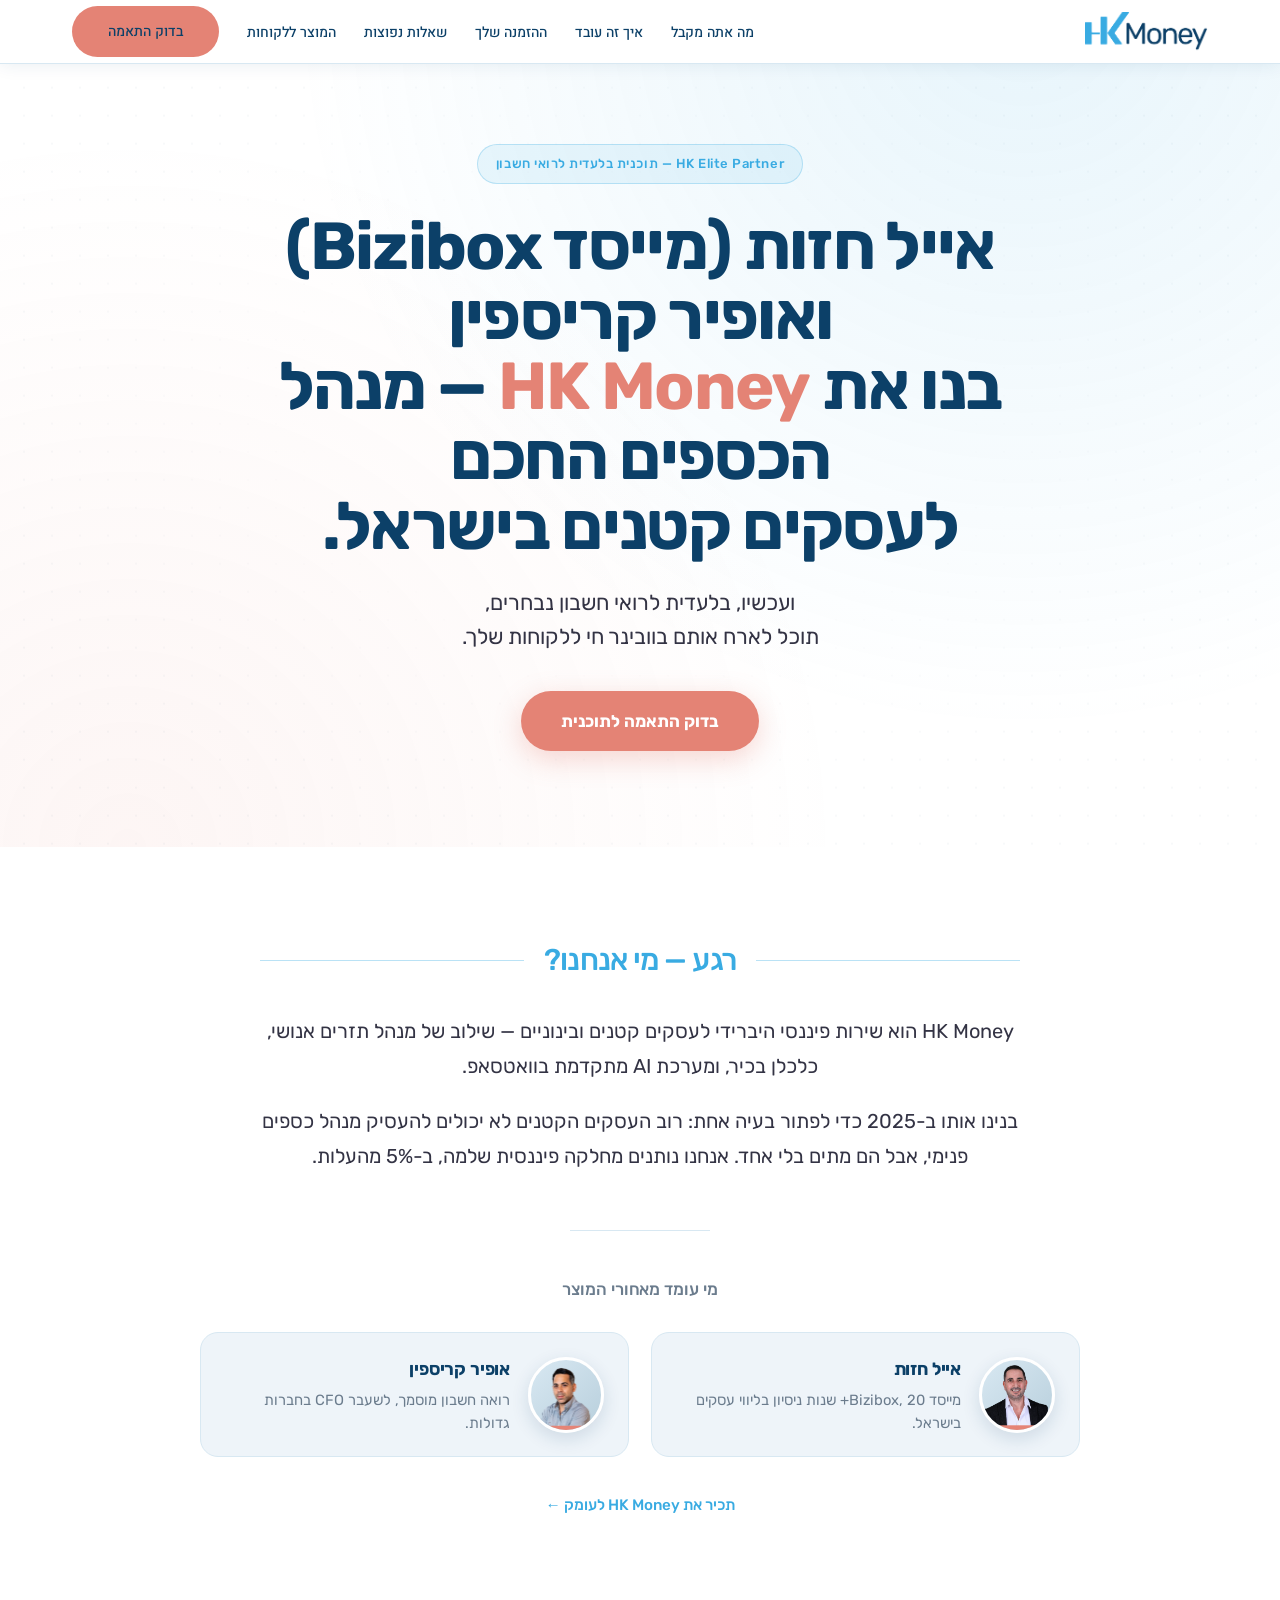
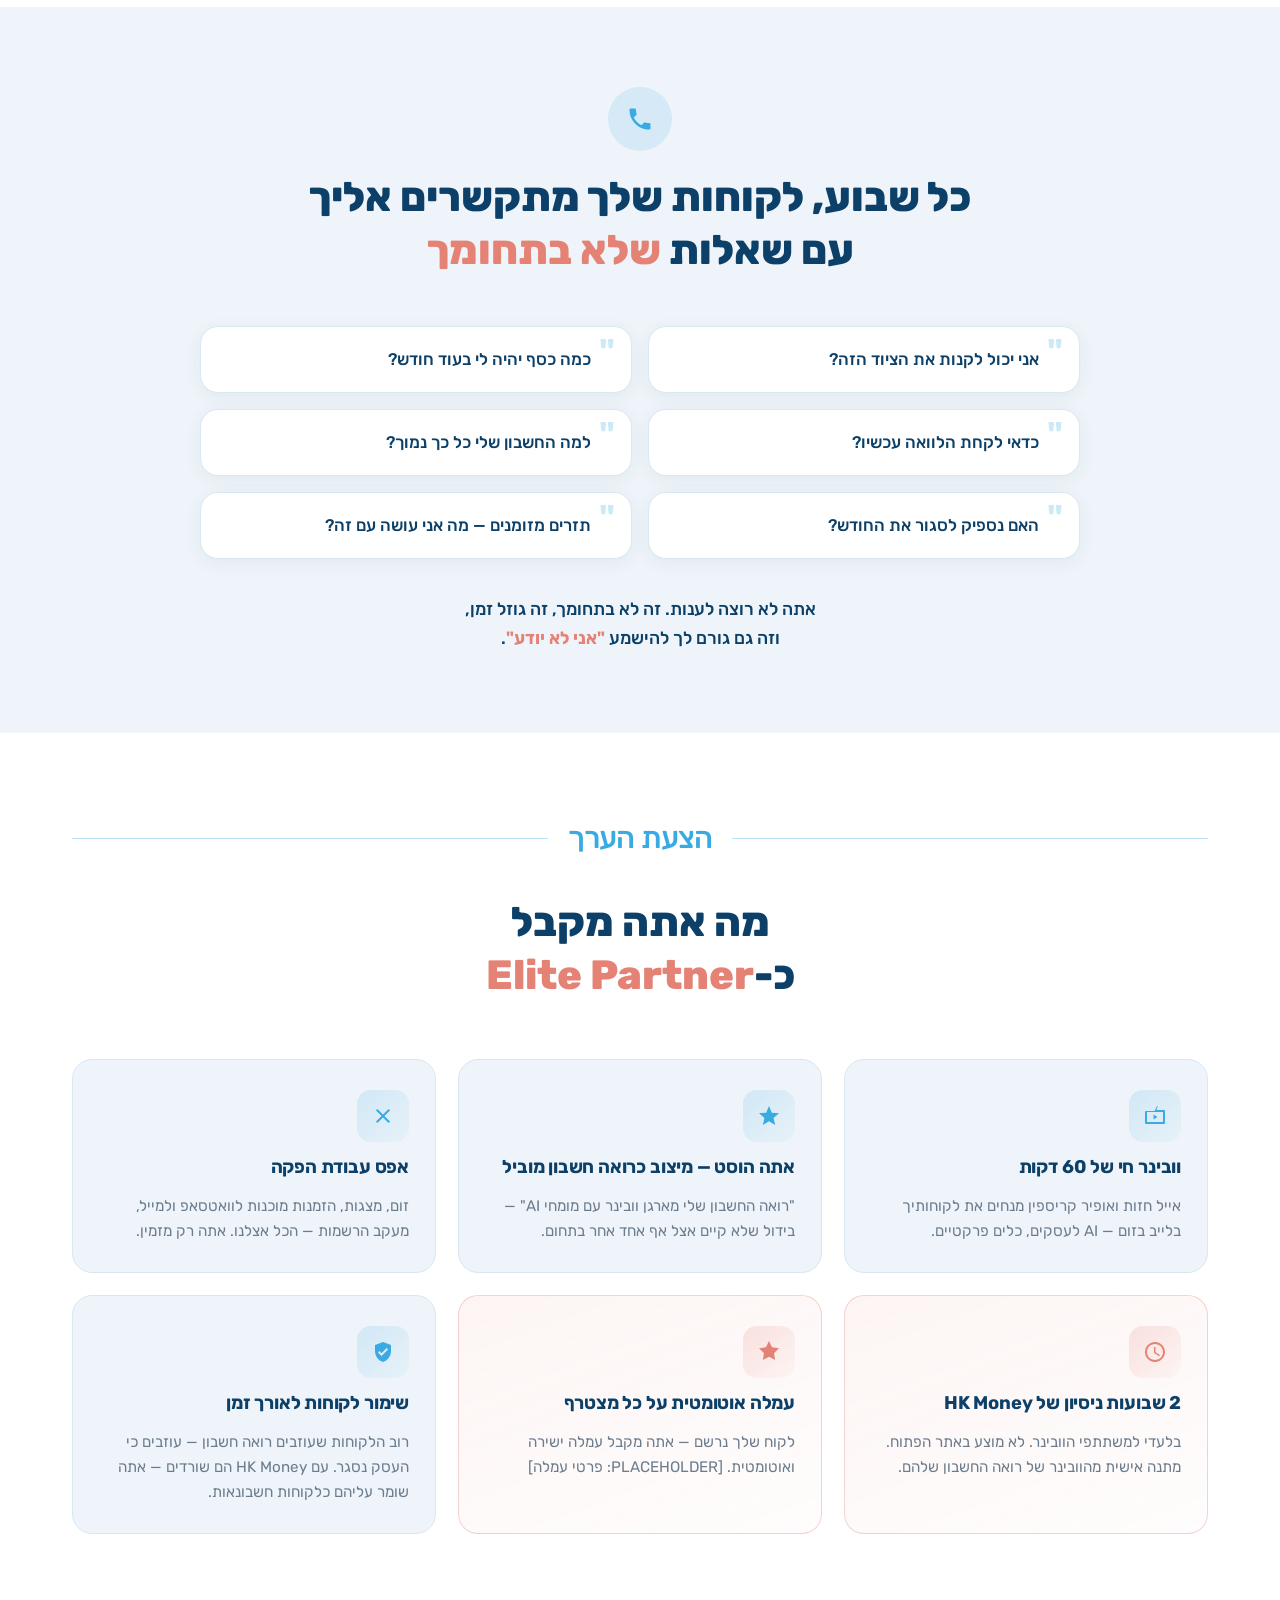
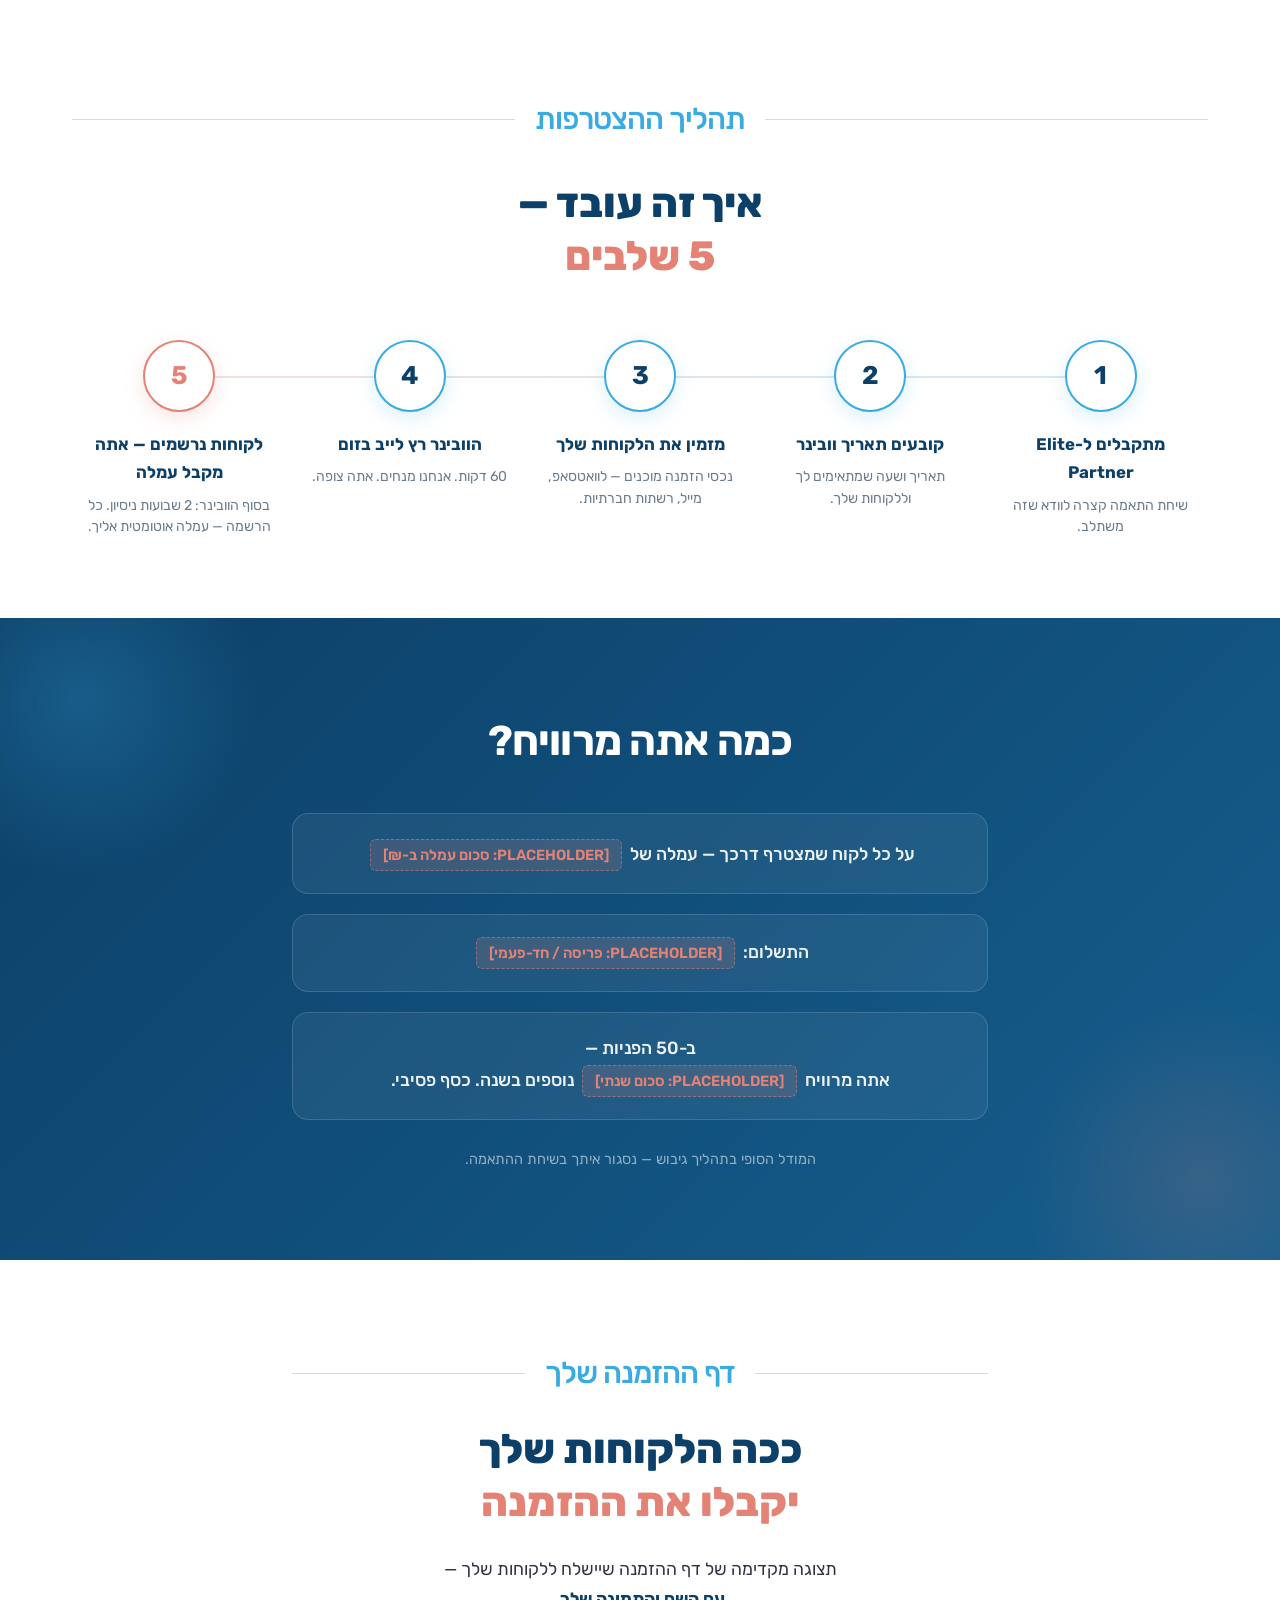
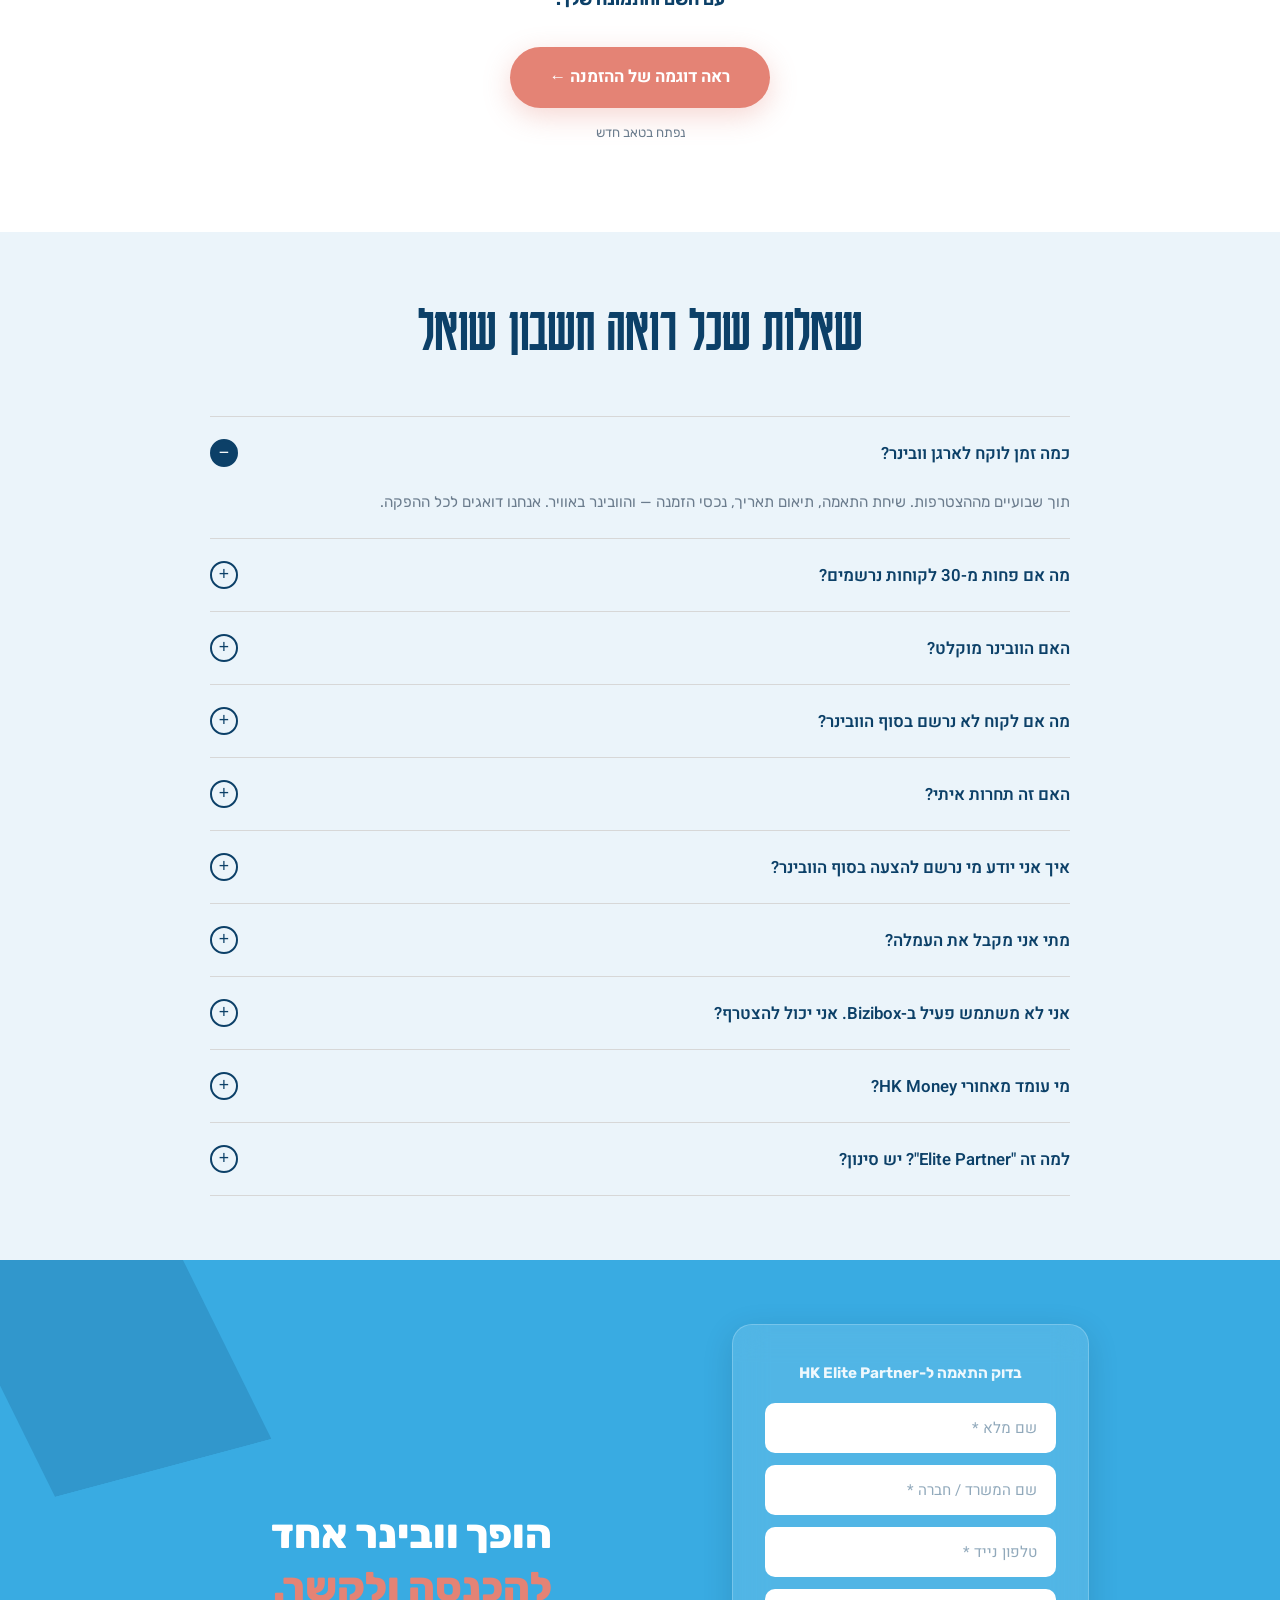
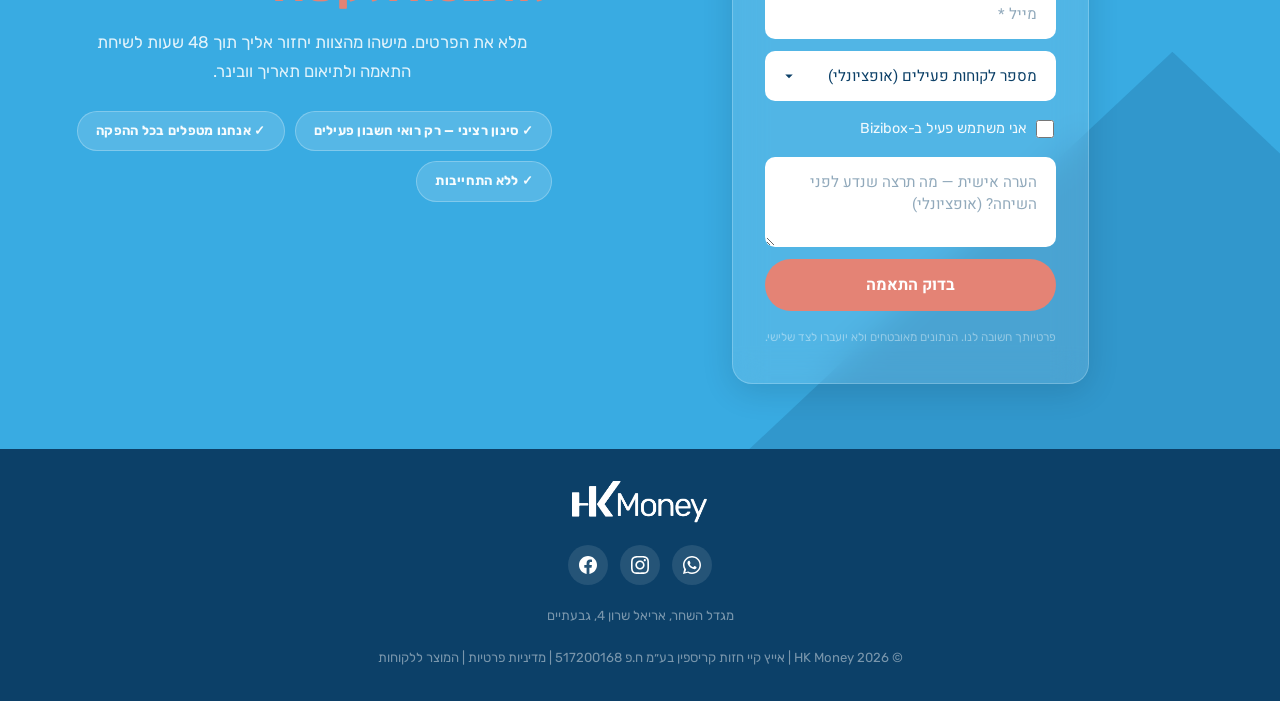
<file: index.html>
<!DOCTYPE html>
<html lang="he" dir="rtl" class="partners-page">
<head>
  <meta charset="UTF-8" />
  <meta name="viewport" content="width=device-width, initial-scale=1.0" />
  <title>HK Elite Partner — וובינר בלעדי ללקוחות שלך | HK Money</title>
  <meta name="description" content="וובינר חי של 60 דקות עם אייל חזות ואופיר קריספין — ללקוחות שלך, על AI בעסקים. אתה מארח. אנחנו מנחים. הצטרף ל-HK Elite Partner." />

  <!-- Favicon -->
  <link rel="icon" type="image/png" sizes="64x64" href="assets/money-hk-icon.png" />
  <link rel="shortcut icon" href="assets/money-hk-icon.png" />
  <link rel="apple-touch-icon" href="assets/money-hk-icon.png" />

  <!-- Open Graph -->
  <meta property="og:type" content="website" />
  <meta property="og:title" content="HK Elite Partner — וובינר בלעדי ללקוחות שלך" />
  <meta property="og:description" content="אנחנו מביאים את אייל חזות ואופיר קריספין ללקוחות שלך, לוובינר חי על AI בעסקים. אתה מארח. אתה מרוויח." />
  <meta property="og:image" content="assets/money-hk-icon.png" />
  <meta name="twitter:card" content="summary_large_image" />

  <link rel="preconnect" href="https://fonts.googleapis.com" />
  <link rel="preconnect" href="https://fonts.gstatic.com" crossorigin />
  <link href="https://fonts.googleapis.com/css2?family=Heebo:wght@300;400;500;600;700;800;900&family=Rubik:wght@300;400;500;600;700&display=swap" rel="stylesheet" />
  <link rel="stylesheet" href="css/money.css" />
  <link rel="stylesheet" href="css/hk-money-ai.css?v=5" />
  <link rel="stylesheet" href="css/partners.css?v=3" />
</head>
<body>

  <!-- ── HEADER ── -->
  <header class="mn-header" id="mn-header">
    <div class="mn-wrap">
      <nav class="mn-nav">
        <a href="https://hak.co.il" class="mn-logo">
          <img src="assets/hkmoneylogo.png" alt="HK Money" class="mn-logo__img" />
        </a>
        <ul class="mn-nav__links" id="mn-nav-links">
          <li><a href="#offer">מה אתה מקבל</a></li>
          <li><a href="#how">איך זה עובד</a></li>
          <li><a href="#mockup">ההזמנה שלך</a></li>
          <li><a href="#faq">שאלות נפוצות</a></li>
          <li><a href="https://hak.co.il" target="_blank" rel="noopener">המוצר ללקוחות</a></li>
          <li><a href="#contact" class="mn-btn mn-btn--salmon mn-nav__cta">בדוק התאמה</a></li>
        </ul>
        <button class="mn-nav__toggle" id="mn-toggle" aria-label="תפריט">
          <span></span><span></span><span></span>
        </button>
      </nav>
    </div>
  </header>

  <!-- ══════════════════════════════════
       HERO
  ══════════════════════════════════ -->
  <section class="partners-hero" id="home">
    <div class="partners-hero__deco" aria-hidden="true"></div>
    <div class="partners-hero__inner">
      <span class="partners-tag">HK Elite Partner — תוכנית בלעדית לרואי חשבון</span>
      <h1 class="partners-hero__headline">
        אייל חזות (מייסד Bizibox) ואופיר קריספין<br />
        בנו את <span class="partners-accent">HK Money</span> — מנהל הכספים החכם<br />
        לעסקים קטנים בישראל.
      </h1>
      <h2 class="partners-hero__sub">
        ועכשיו, בלעדית לרואי חשבון נבחרים,<br />
        תוכל לארח אותם בוובינר חי ללקוחות שלך.
      </h2>
      <a href="#contact" class="mn-btn mn-btn--salmon partners-hero__cta">בדוק התאמה לתוכנית</a>
    </div>
  </section>

  <!-- ══════════════════════════════════
       ABOUT — "רגע, מי אנחנו?"
  ══════════════════════════════════ -->
  <section class="partners-about" id="about">
    <div class="mn-wrap">
      <div class="partners-about__intro">
        <div class="ai-section-divider-title">רגע — מי אנחנו?</div>
        <p class="partners-about__lead">
          HK Money הוא שירות פיננסי היברידי לעסקים קטנים ובינוניים — שילוב של מנהל תזרים אנושי, כלכלן בכיר, ומערכת AI מתקדמת בוואטסאפ.
        </p>
        <p class="partners-about__lead">
          בנינו אותו ב-2025 כדי לפתור בעיה אחת: רוב העסקים הקטנים לא יכולים להעסיק מנהל כספים פנימי, אבל הם מתים בלי אחד. אנחנו נותנים מחלקה פיננסית שלמה, ב-5% מהעלות.
        </p>
      </div>

      <hr class="partners-about__divider" />

      <div class="partners-about__founders">
        <h3 class="partners-about__founders-title">מי עומד מאחורי המוצר</h3>
        <div class="partners-about__founders-grid">
          <div class="partners-founder">
            <img src="assets/eyal3.png" alt="אייל חזות" class="partners-founder__photo" />
            <div class="partners-founder__body">
              <h4 class="partners-founder__name">אייל חזות</h4>
              <p class="partners-founder__bio">מייסד Bizibox, 20+ שנות ניסיון בליווי עסקים בישראל.</p>
            </div>
          </div>
          <div class="partners-founder">
            <img src="assets/ofir3.png" alt="אופיר קריספין" class="partners-founder__photo" />
            <div class="partners-founder__body">
              <h4 class="partners-founder__name">אופיר קריספין</h4>
              <p class="partners-founder__bio">רואה חשבון מוסמך, לשעבר CFO בחברות גדולות.</p>
            </div>
          </div>
        </div>
      </div>

      <a href="https://hak.co.il" target="_blank" rel="noopener" class="partners-about__more-link">תכיר את HK Money לעומק ←</a>
    </div>
  </section>

  <!-- ══════════════════════════════════
       PAIN — questions clients ask
  ══════════════════════════════════ -->
  <section class="partners-pain" id="pain">
    <div class="mn-wrap">
      <div class="partners-pain__header">
        <div class="partners-pain__icon" aria-hidden="true">
          <svg viewBox="0 0 24 24" fill="currentColor"><path d="M20 15.5c-1.25 0-2.45-.2-3.57-.57a1 1 0 0 0-1.02.24l-2.2 2.2a15.05 15.05 0 0 1-6.59-6.58l2.2-2.21a1 1 0 0 0 .25-1.02A11.4 11.4 0 0 1 8.5 4a1 1 0 0 0-1-1H4a1 1 0 0 0-1 1c0 9.39 7.61 17 17 17a1 1 0 0 0 1-1v-3.5a1 1 0 0 0-1-1z"/></svg>
        </div>
        <h2 class="mn-section-title mn-section-title--center">
          כל שבוע, לקוחות שלך מתקשרים אליך<br />
          עם שאלות <span class="mn-accent-salmon">שלא בתחומך</span>
        </h2>
      </div>

      <div class="partners-pain__bubbles">
        <div class="partners-pain__bubble"><span class="partners-pain__bubble-text">אני יכול לקנות את הציוד הזה?</span></div>
        <div class="partners-pain__bubble"><span class="partners-pain__bubble-text">כמה כסף יהיה לי בעוד חודש?</span></div>
        <div class="partners-pain__bubble"><span class="partners-pain__bubble-text">כדאי לקחת הלוואה עכשיו?</span></div>
        <div class="partners-pain__bubble"><span class="partners-pain__bubble-text">למה החשבון שלי כל כך נמוך?</span></div>
        <div class="partners-pain__bubble"><span class="partners-pain__bubble-text">האם נספיק לסגור את החודש?</span></div>
        <div class="partners-pain__bubble"><span class="partners-pain__bubble-text">תזרים מזומנים — מה אני עושה עם זה?</span></div>
      </div>

      <p class="partners-pain__close">
        אתה לא רוצה לענות. זה לא בתחומך, זה גוזל זמן,<br />
        וזה גם גורם לך להישמע <strong>"אני לא יודע"</strong>.
      </p>
    </div>
  </section>

  <!-- ══════════════════════════════════
       OFFER — what you get as Elite Partner
  ══════════════════════════════════ -->
  <section class="partners-offer" id="offer">
    <div class="mn-wrap">
      <div class="partners-offer__header">
        <div class="ai-section-divider-title">הצעת הערך</div>
        <h2 class="mn-section-title mn-section-title--center">
          מה אתה מקבל<br />
          כ-<span class="mn-accent-salmon">Elite Partner</span>
        </h2>
      </div>

      <div class="partners-offer__grid">

        <div class="partners-offer__item">
          <div class="partners-offer__icon" aria-hidden="true">
            <svg viewBox="0 0 24 24" fill="currentColor"><path d="M21 6h-7.6l1.4-3.6L14.1 2 11.5 7H3a1 1 0 0 0-1 1v11a1 1 0 0 0 1 1h18a1 1 0 0 0 1-1V7a1 1 0 0 0-1-1zm-1 12H4V8h16v10z"/><path d="M14.5 13l-4 2.5v-5z"/></svg>
          </div>
          <h3 class="partners-offer__title">וובינר חי של 60 דקות</h3>
          <p class="partners-offer__text">אייל חזות ואופיר קריספין מנחים את לקוחותיך בלייב בזום — AI לעסקים, כלים פרקטיים.</p>
        </div>

        <div class="partners-offer__item">
          <div class="partners-offer__icon" aria-hidden="true">
            <svg viewBox="0 0 24 24" fill="currentColor"><path d="M12 17.27 18.18 21l-1.64-7.03L22 9.24l-7.19-.61L12 2 9.19 8.63 2 9.24l5.46 4.73L5.82 21z"/></svg>
          </div>
          <h3 class="partners-offer__title">אתה הוסט — מיצוב כרואה חשבון מוביל</h3>
          <p class="partners-offer__text">"רואה החשבון שלי מארגן וובינר עם מומחי AI" — בידול שלא קיים אצל אף אחד אחר בתחום.</p>
        </div>

        <div class="partners-offer__item">
          <div class="partners-offer__icon" aria-hidden="true">
            <svg viewBox="0 0 24 24" fill="currentColor"><path d="M19 6.41 17.59 5 12 10.59 6.41 5 5 6.41 10.59 12 5 17.59 6.41 19 12 13.41 17.59 19 19 17.59 13.41 12z"/></svg>
          </div>
          <h3 class="partners-offer__title">אפס עבודת הפקה</h3>
          <p class="partners-offer__text">זום, מצגות, הזמנות מוכנות לוואטסאפ ולמייל, מעקב הרשמות — הכל אצלנו. אתה רק מזמין.</p>
        </div>

        <div class="partners-offer__item partners-offer__item--accent">
          <div class="partners-offer__icon" aria-hidden="true">
            <svg viewBox="0 0 24 24" fill="currentColor"><path d="M11.99 2C6.47 2 2 6.48 2 12s4.47 10 9.99 10C17.52 22 22 17.52 22 12S17.52 2 11.99 2zM12 20c-4.42 0-8-3.58-8-8s3.58-8 8-8 8 3.58 8 8-3.58 8-8 8zm.5-13H11v6l5.25 3.15.75-1.23-4.5-2.67z"/></svg>
          </div>
          <h3 class="partners-offer__title">2 שבועות ניסיון של HK Money</h3>
          <p class="partners-offer__text">בלעדי למשתתפי הוובינר. לא מוצע באתר הפתוח. מתנה אישית מהוובינר של רואה החשבון שלהם.</p>
        </div>

        <div class="partners-offer__item partners-offer__item--accent">
          <div class="partners-offer__icon" aria-hidden="true">
            <svg viewBox="0 0 24 24" fill="currentColor"><path d="M12 1l3.09 6.26L22 8.27l-5 4.87 1.18 6.88L12 16.77l-6.18 3.25L7 13.14 2 8.27l6.91-1.01z"/></svg>
          </div>
          <h3 class="partners-offer__title">עמלה אוטומטית על כל מצטרף</h3>
          <p class="partners-offer__text">לקוח שלך נרשם — אתה מקבל עמלה ישירה ואוטומטית. [PLACEHOLDER: פרטי עמלה]</p>
        </div>

        <div class="partners-offer__item">
          <div class="partners-offer__icon" aria-hidden="true">
            <svg viewBox="0 0 24 24" fill="currentColor"><path d="M12 2 4 5v6c0 5 3.4 9.74 8 11 4.6-1.26 8-6 8-11V5l-8-3zm-1.41 14L7 12.41 8.41 11l2.18 2.17L15.59 8 17 9.41 10.59 16z"/></svg>
          </div>
          <h3 class="partners-offer__title">שימור לקוחות לאורך זמן</h3>
          <p class="partners-offer__text">רוב הלקוחות שעוזבים רואה חשבון — עוזבים כי העסק נסגר. עם HK Money הם שורדים — אתה שומר עליהם כלקוחות חשבונאות.</p>
        </div>

      </div>
    </div>
  </section>

  <!-- ══════════════════════════════════
       HOW IT WORKS — 5 STEPS
  ══════════════════════════════════ -->
  <section class="partners-how" id="how">
    <div class="mn-wrap">
      <div class="partners-how__header">
        <div class="ai-section-divider-title">תהליך ההצטרפות</div>
        <h2 class="mn-section-title mn-section-title--center">
          איך זה עובד —<br />
          <span class="mn-accent-salmon">5 שלבים</span>
        </h2>
      </div>

      <div class="partners-how__steps">
        <div class="partners-step">
          <div class="partners-step__num">1</div>
          <h3 class="partners-step__title">מתקבלים ל-Elite Partner</h3>
          <p class="partners-step__text">שיחת התאמה קצרה לוודא שזה משתלב.</p>
        </div>
        <div class="partners-step">
          <div class="partners-step__num">2</div>
          <h3 class="partners-step__title">קובעים תאריך וובינר</h3>
          <p class="partners-step__text">תאריך ושעה שמתאימים לך וללקוחות שלך.</p>
        </div>
        <div class="partners-step">
          <div class="partners-step__num">3</div>
          <h3 class="partners-step__title">מזמין את הלקוחות שלך</h3>
          <p class="partners-step__text">נכסי הזמנה מוכנים — לוואטסאפ, מייל, רשתות חברתיות.</p>
        </div>
        <div class="partners-step">
          <div class="partners-step__num">4</div>
          <h3 class="partners-step__title">הוובינר רץ לייב בזום</h3>
          <p class="partners-step__text">60 דקות. אנחנו מנחים. אתה צופה.</p>
        </div>
        <div class="partners-step">
          <div class="partners-step__num">5</div>
          <h3 class="partners-step__title">לקוחות נרשמים — אתה מקבל עמלה</h3>
          <p class="partners-step__text">בסוף הוובינר: 2 שבועות ניסיון. כל הרשמה — עמלה אוטומטית אליך.</p>
        </div>
      </div>
    </div>
  </section>

  <!-- ══════════════════════════════════
       COMMISSION
  ══════════════════════════════════ -->
  <section class="partners-commission" id="commission">
    <div class="partners-commission__inner">
      <h2 class="partners-commission__title">כמה אתה מרוויח?</h2>

      <div class="partners-commission__lines">
        <div class="partners-commission__line">
          על כל לקוח שמצטרף דרכך — עמלה של
          <strong><span class="partners-commission__placeholder">[PLACEHOLDER: סכום עמלה ב-₪]</span></strong>
        </div>
        <div class="partners-commission__line">
          התשלום:
          <span class="partners-commission__placeholder">[PLACEHOLDER: פריסה / חד-פעמי]</span>
        </div>
        <div class="partners-commission__line">
          ב-50 הפניות —<br />
          אתה מרוויח <strong><span class="partners-commission__placeholder">[PLACEHOLDER: סכום שנתי]</span></strong>
          נוספים בשנה. כסף פסיבי.
        </div>
      </div>

      <p class="partners-commission__note">המודל הסופי בתהליך גיבוש — נסגור איתך בשיחת ההתאמה.</p>
    </div>
  </section>

  <!-- ══════════════════════════════════
       DEMO CTA — link to live partner-landing.html
  ══════════════════════════════════ -->
  <section class="partners-demo-cta" id="mockup">
    <div class="mn-wrap">
      <div class="ai-section-divider-title">דף ההזמנה שלך</div>
      <h2 class="mn-section-title mn-section-title--center">
        ככה הלקוחות שלך<br/>
        <span class="mn-accent-salmon">יקבלו את ההזמנה</span>
      </h2>
      <p class="partners-demo-cta__body">
        תצוגה מקדימה של דף ההזמנה שיישלח ללקוחות שלך —<br/>
        <strong>עם השם והתמונה שלך.</strong>
      </p>
      <a href="partner-landing.html?ref=demo" target="_blank" rel="noopener" class="mn-btn mn-btn--salmon partners-demo-cta__btn">
        ראה דוגמה של ההזמנה ←
      </a>
      <p class="partners-demo-cta__hint">נפתח בטאב חדש</p>
    </div>
  </section>

  <!-- ══════════════════════════════════
       FAQ
  ══════════════════════════════════ -->
  <section class="ai-faq" id="faq">
    <div class="mn-wrap">
      <h2 class="ai-faq__title">שאלות שכל רואה חשבון שואל</h2>
      <div class="ai-faq__list">

        <div class="ai-faq__item ai-faq__item--open">
          <button class="ai-faq__question" aria-expanded="true">
            <span class="ai-faq__question-text">כמה זמן לוקח לארגן וובינר?</span>
            <span class="ai-faq__icon">−</span>
          </button>
          <div class="ai-faq__answer">
            <p>תוך שבועיים מההצטרפות. שיחת התאמה, תיאום תאריך, נכסי הזמנה — והוובינר באוויר. אנחנו דואגים לכל ההפקה.</p>
          </div>
        </div>

        <div class="ai-faq__item">
          <button class="ai-faq__question" aria-expanded="false">
            <span class="ai-faq__question-text">מה אם פחות מ-30 לקוחות נרשמים?</span>
            <span class="ai-faq__icon">+</span>
          </button>
          <div class="ai-faq__answer">
            <p>אנחנו רצים בכל מקרה. גם 10 לקוחות שמצטרפים ומקבלים שעה של ערך — זה הצלחה. הוובינר לא נדחה ולא מתבטל.</p>
          </div>
        </div>

        <div class="ai-faq__item">
          <button class="ai-faq__question" aria-expanded="false">
            <span class="ai-faq__question-text">האם הוובינר מוקלט?</span>
            <span class="ai-faq__icon">+</span>
          </button>
          <div class="ai-faq__answer">
            <p>לא — חוויה חד-פעמית בלייב. זה חלק מהערך: הלקוחות שלך מבינים שזה אירוע ייחודי שאתה מארגן עבורם, לא קורס מהמדף.</p>
          </div>
        </div>

        <div class="ai-faq__item">
          <button class="ai-faq__question" aria-expanded="false">
            <span class="ai-faq__question-text">מה אם לקוח לא נרשם בסוף הוובינר?</span>
            <span class="ai-faq__icon">+</span>
          </button>
          <div class="ai-faq__answer">
            <p>אתה עדיין מקבל את החשיפה ואת ההערכה של הלקוח — נתת לו שעה של ערך. ואם הוא יחזור בעוד חודשיים להירשם — עדיין יתויג אליך ותקבל עמלה.</p>
          </div>
        </div>

        <div class="ai-faq__item">
          <button class="ai-faq__question" aria-expanded="false">
            <span class="ai-faq__question-text">האם זה תחרות איתי?</span>
            <span class="ai-faq__icon">+</span>
          </button>
          <div class="ai-faq__answer">
            <p>לא. אנחנו לא נותנים שירותי חשבונאות, מס או דוחות. אנחנו ניהול תזרים יום-יומי בלבד — בדיוק במקום שאתה לא נכנס אליו.</p>
          </div>
        </div>

        <div class="ai-faq__item">
          <button class="ai-faq__question" aria-expanded="false">
            <span class="ai-faq__question-text">איך אני יודע מי נרשם להצעה בסוף הוובינר?</span>
            <span class="ai-faq__icon">+</span>
          </button>
          <div class="ai-faq__answer">
            <p>תקבל אחרי הוובינר רשימה מסודרת של כל הלקוחות שהתעניינו, ואחרי שייסגר תהליך ההצטרפות שלהם — עדכון על העמלה שלך.</p>
          </div>
        </div>

        <div class="ai-faq__item">
          <button class="ai-faq__question" aria-expanded="false">
            <span class="ai-faq__question-text">מתי אני מקבל את העמלה?</span>
            <span class="ai-faq__icon">+</span>
          </button>
          <div class="ai-faq__answer">
            <p>[PLACEHOLDER: תזמון תשלום העמלה — תלוי במודל העמלה הסופי שייסגר עם אייל ואופיר]</p>
          </div>
        </div>

        <div class="ai-faq__item">
          <button class="ai-faq__question" aria-expanded="false">
            <span class="ai-faq__question-text">אני לא משתמש פעיל ב-Bizibox. אני יכול להצטרף?</span>
            <span class="ai-faq__icon">+</span>
          </button>
          <div class="ai-faq__answer">
            <p>כן. חברות ב-Bizibox היא יתרון אבל לא חובה. כל רואה חשבון פעיל יכול להצטרף.</p>
          </div>
        </div>

        <div class="ai-faq__item">
          <button class="ai-faq__question" aria-expanded="false">
            <span class="ai-faq__question-text">מי עומד מאחורי HK Money?</span>
            <span class="ai-faq__icon">+</span>
          </button>
          <div class="ai-faq__answer">
            <p>אייל חזות, מייסד Bizibox שאתה כבר מכיר, ואופיר קריספין, רואה חשבון מוסמך ולשעבר CFO בחברות גדולות במשק.</p>
          </div>
        </div>

        <div class="ai-faq__item">
          <button class="ai-faq__question" aria-expanded="false">
            <span class="ai-faq__question-text">למה זה "Elite Partner"? יש סינון?</span>
            <span class="ai-faq__icon">+</span>
          </button>
          <div class="ai-faq__answer">
            <p>כן. אנחנו לא מקבלים כל אחד. רואי חשבון פעילים בלבד, עם לקוחות אמיתיים, ועם רצון להמליץ באופן אקטיבי. אחרי הגשת בקשה — נקיים שיחה קצרה לוודא התאמה.</p>
          </div>
        </div>

      </div>
    </div>
  </section>

  <!-- ══════════════════════════════════
       FORM
  ══════════════════════════════════ -->
  <section class="mn-contact partners-form" id="contact">
    <div class="mn-wrap mn-contact__inner">
      <form class="mn-contact__form" id="mn-form" onsubmit="return false">
        <p class="mn-contact__form-title">בדוק התאמה ל-HK Elite Partner</p>
        <input type="text" name="full_name" placeholder="שם מלא *" class="mn-input" required />
        <input type="text" name="firm" placeholder="שם המשרד / חברה *" class="mn-input" required />
        <input type="tel" name="phone" placeholder="טלפון נייד *" class="mn-input" required />
        <input type="email" name="email" placeholder="מייל *" class="mn-input" required />
        <select name="active_clients" class="mn-input">
          <option value="">מספר לקוחות פעילים (אופציונלי)</option>
          <option value="1-10">1-10</option>
          <option value="11-30">11-30</option>
          <option value="31-100">31-100</option>
          <option value="100+">מעל 100</option>
        </select>
        <label class="partners-form__check">
          <input type="checkbox" name="bizibox" value="1" />
          <span>אני משתמש פעיל ב-Bizibox</span>
        </label>
        <textarea name="note" placeholder="הערה אישית — מה תרצה שנדע לפני השיחה? (אופציונלי)" class="mn-input mn-input--textarea"></textarea>
        <button type="submit" class="mn-btn mn-btn--salmon mn-btn--full mn-btn--xl">בדוק התאמה</button>
        <p class="mn-contact__fine">פרטיותך חשובה לנו. הנתונים מאובטחים ולא יועברו לצד שלישי.</p>
      </form>
      <div class="mn-contact__text">
        <h2 class="mn-section-title mn-section-title--white">
          הופך וובינר אחד<br />
          <span class="mn-accent-salmon">להכנסה ולקשר.</span>
        </h2>
        <p class="mn-contact__sub">מלא את הפרטים. מישהו מהצוות יחזור אליך תוך 48 שעות לשיחת התאמה ולתיאום תאריך וובינר.</p>
        <div class="mn-contact__badges">
          <span class="mn-badge">✓ סינון רציני — רק רואי חשבון פעילים</span>
          <span class="mn-badge">✓ אנחנו מטפלים בכל ההפקה</span>
          <span class="mn-badge">✓ ללא התחייבות</span>
        </div>
      </div>
    </div>
  </section>

  <!-- ── FOOTER ── -->
  <footer class="mn-footer">
    <div class="mn-wrap mn-footer__inner">
      <a href="https://hak.co.il" class="mn-logo mn-logo--footer">
        <img src="assets/hkmoneylogo.png" alt="HK Money" class="mn-logo__img" />
      </a>
      <div class="mn-footer__social">
        <a href="https://wa.me/972559647897" target="_blank" rel="noopener" class="mn-social-btn" aria-label="WhatsApp"><svg viewBox="0 0 24 24" fill="currentColor"><path d="M17.472 14.382c-.297-.149-1.758-.867-2.03-.967-.273-.099-.471-.148-.67.15-.197.297-.767.966-.94 1.164-.173.199-.347.223-.644.075-.297-.15-1.255-.463-2.39-1.475-.883-.788-1.48-1.761-1.653-2.059-.173-.297-.018-.458.13-.606.134-.133.298-.347.446-.52.149-.174.198-.298.298-.497.099-.198.05-.371-.025-.52-.075-.149-.669-1.612-.916-2.207-.242-.579-.487-.5-.669-.51-.173-.008-.371-.01-.57-.01-.198 0-.52.074-.792.372-.272.297-1.04 1.016-1.04 2.479 0 1.462 1.065 2.875 1.213 3.074.149.198 2.096 3.2 5.077 4.487.709.306 1.262.489 1.694.625.712.227 1.36.195 1.871.118.571-.085 1.758-.719 2.006-1.413.248-.694.248-1.289.173-1.413-.074-.124-.272-.198-.57-.347zM12 0C5.373 0 0 5.373 0 12c0 2.099.543 4.07 1.497 5.785L0 24l6.393-1.675A11.947 11.947 0 0012 24c6.627 0 12-5.373 12-12S18.627 0 12 0zm0 22c-1.857 0-3.594-.5-5.091-1.376L3 21.764l1.167-3.79A9.953 9.953 0 012 12C2 6.477 6.477 2 12 2s10 4.477 10 10-4.477 10-10 10z"/></svg></a>
        <a href="https://www.instagram.com/hk.hazut.krispin/" target="_blank" rel="noopener" class="mn-social-btn" aria-label="Instagram"><svg viewBox="0 0 24 24" fill="currentColor"><path d="M12 2.163c3.204 0 3.584.012 4.85.07 3.252.148 4.771 1.691 4.919 4.919.058 1.265.069 1.645.069 4.849 0 3.205-.012 3.584-.069 4.849-.149 3.225-1.664 4.771-4.919 4.919-1.266.058-1.644.07-4.85.07-3.204 0-3.584-.012-4.849-.07-3.26-.149-4.771-1.699-4.919-4.92-.058-1.265-.07-1.644-.07-4.849 0-3.204.013-3.583.07-4.849.149-3.227 1.664-4.771 4.919-4.919 1.266-.057 1.645-.069 4.849-.069zm0-2.163c-3.259 0-3.667.014-4.947.072-4.358.2-6.78 2.618-6.98 6.98-.059 1.281-.073 1.689-.073 4.948 0 3.259.014 3.668.072 4.948.2 4.358 2.618 6.78 6.98 6.98 1.281.058 1.689.072 4.948.072 3.259 0 3.668-.014 4.948-.072 4.354-.2 6.782-2.618 6.979-6.98.059-1.28.073-1.689.073-4.948 0-3.259-.014-3.667-.072-4.947-.196-4.354-2.617-6.78-6.979-6.98-1.281-.059-1.69-.073-4.949-.073zm0 5.838c-3.403 0-6.162 2.759-6.162 6.162s2.759 6.163 6.162 6.163 6.162-2.759 6.162-6.163c0-3.403-2.759-6.162-6.162-6.162zm0 10.162c-2.209 0-4-1.79-4-4 0-2.209 1.791-4 4-4s4 1.791 4 4c0 2.21-1.791 4-4 4zm6.406-11.845c-.796 0-1.441.645-1.441 1.44s.645 1.44 1.441 1.44c.795 0 1.439-.645 1.439-1.44s-.644-1.44-1.439-1.44z"/></svg></a>
        <a href="https://www.facebook.com/profile.php?id=61570354841007" target="_blank" rel="noopener" class="mn-social-btn" aria-label="Facebook"><svg viewBox="0 0 24 24" fill="currentColor"><path d="M24 12.073c0-6.627-5.373-12-12-12s-12 5.373-12 12c0 5.99 4.388 10.954 10.125 11.854v-8.385H7.078v-3.47h3.047V9.43c0-3.007 1.792-4.669 4.533-4.669 1.312 0 2.686.235 2.686.235v2.953H15.83c-1.491 0-1.956.925-1.956 1.874v2.25h3.328l-.532 3.47h-2.796v8.385C19.612 23.027 24 18.062 24 12.073z"/></svg></a>
      </div>
      <p class="mn-footer__copy">מגדל השחר, אריאל שרון 4, גבעתיים</p>
      <p class="mn-footer__copy">© 2026 HK Money | אייץ קיי חזות קריספין בע״מ ח.פ 517200168 | <a href="privacy.html" style="color:inherit">מדיניות פרטיות</a> | <a href="https://hak.co.il" style="color:inherit">המוצר ללקוחות</a></p>
    </div>
  </footer>

  <script src="js/money.js"></script>
  <script src="js/hk-money-ai-extra.js"></script>
  <script src="js/animations.js"></script>
  <script>
    /* FAQ accordion */
    document.querySelectorAll('.ai-faq__question').forEach(btn => {
      btn.addEventListener('click', () => {
        const item = btn.closest('.ai-faq__item');
        const isOpen = item.classList.contains('ai-faq__item--open');
        document.querySelectorAll('.ai-faq__item--open').forEach(el => {
          el.classList.remove('ai-faq__item--open');
          el.querySelector('.ai-faq__icon').textContent = '+';
          el.querySelector('.ai-faq__question').setAttribute('aria-expanded', 'false');
        });
        if (!isOpen) {
          item.classList.add('ai-faq__item--open');
          btn.querySelector('.ai-faq__icon').textContent = '−';
          btn.setAttribute('aria-expanded', 'true');
        }
      });
    });
  </script>
</body>
</html>
</file>
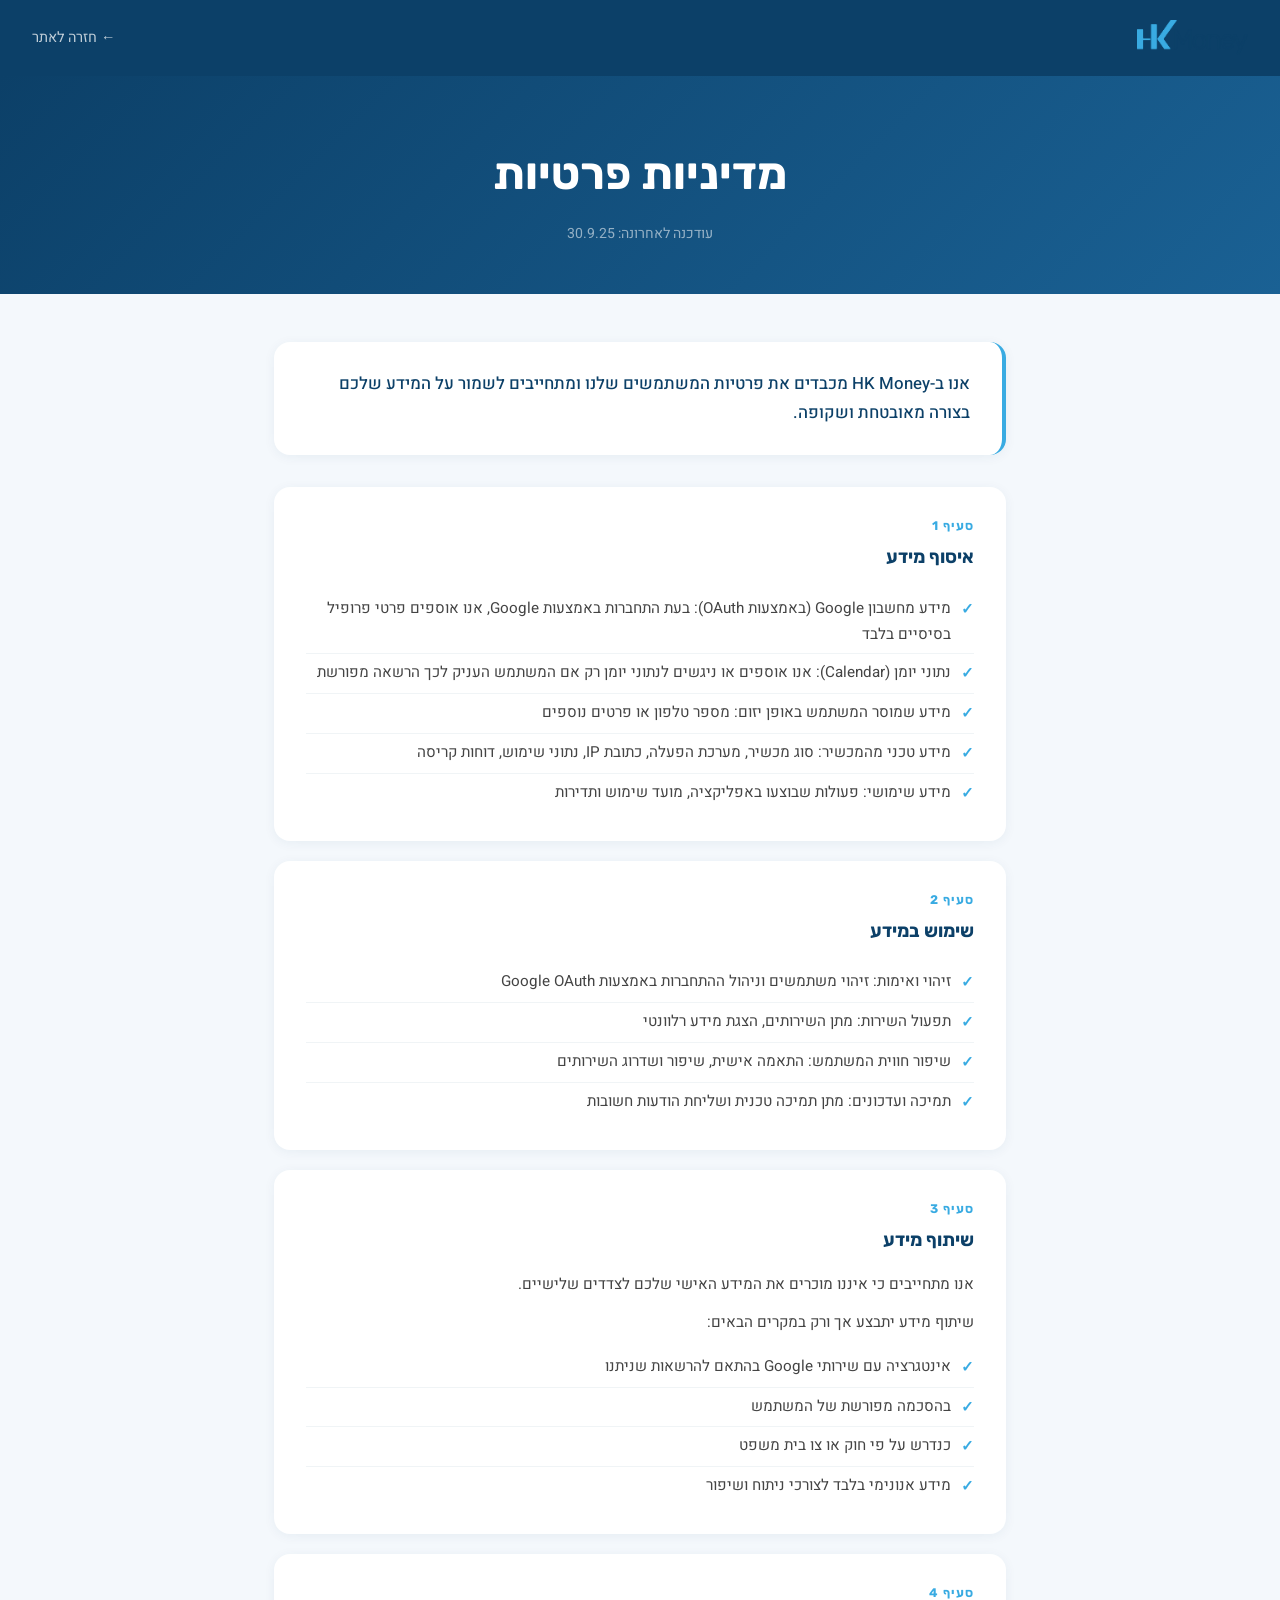
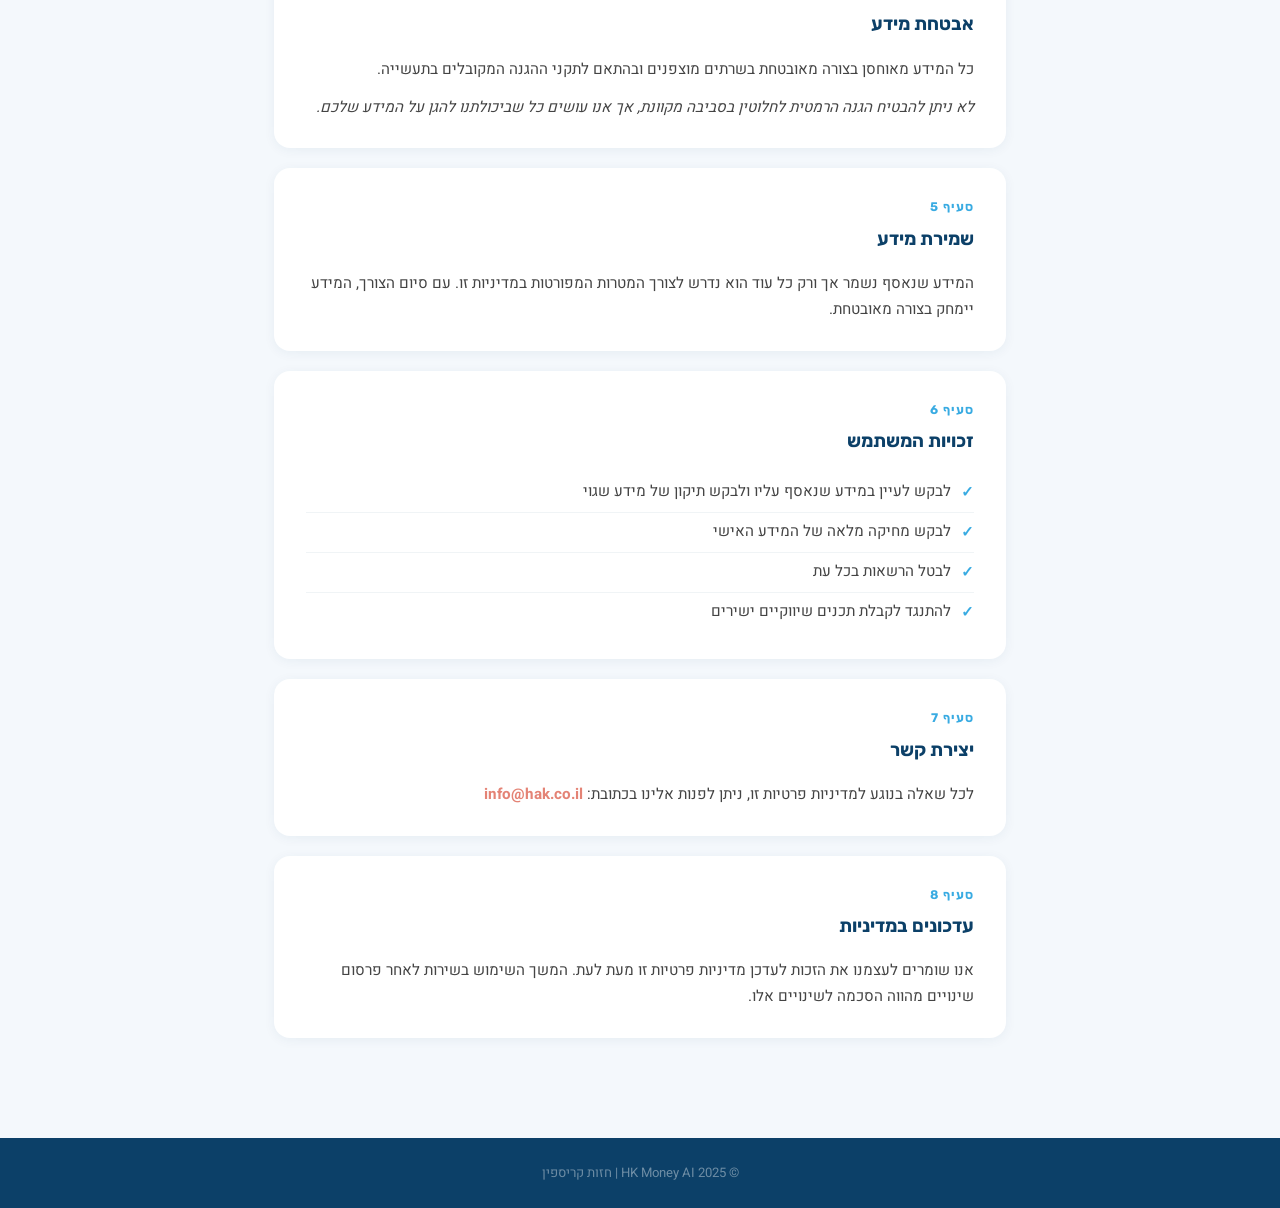
<file: privacy.html>
<!DOCTYPE html>
<html lang="he" dir="rtl">
<head>
  <meta charset="UTF-8" />
  <meta name="viewport" content="width=device-width, initial-scale=1.0" />
  <title>מדיניות פרטיות – HK Money AI</title>
  <link rel="preconnect" href="https://fonts.googleapis.com" />
  <link rel="preconnect" href="https://fonts.gstatic.com" crossorigin />
  <link href="https://fonts.googleapis.com/css2?family=Heebo:wght@400;500;700&family=Rubik:wght@400;500;700&display=swap" rel="stylesheet" />
  <style>
    *, *::before, *::after { box-sizing: border-box; margin: 0; padding: 0; }
    :root {
      --navy: #0c4068;
      --blue: #39abe2;
      --salmon: #e48375;
      --white: #fff;
      --light: #f4f8fc;
      --muted: #666;
    }
    body {
      font-family: 'Heebo', sans-serif;
      background: var(--light);
      color: #222;
      line-height: 1.7;
      direction: rtl;
    }

    /* Header */
    .pv-header {
      background: var(--navy);
      padding: 20px 32px;
      display: flex;
      align-items: center;
      justify-content: space-between;
    }
    .pv-header__logo { height: 36px; width: auto; }
    .pv-header__back {
      font-family: 'Heebo', sans-serif;
      font-size: .9rem;
      color: rgba(255,255,255,.75);
      text-decoration: none;
      transition: color .2s;
    }
    .pv-header__back:hover { color: #fff; }

    /* Hero band */
    .pv-hero {
      background: linear-gradient(135deg, #0c4068 0%, #1a6194 100%);
      padding: 60px 32px 48px;
      text-align: center;
    }
    .pv-hero__title {
      font-family: 'Rubik', sans-serif;
      font-size: clamp(1.8rem, 4vw, 2.8rem);
      font-weight: 700;
      color: #fff;
      margin-bottom: 10px;
    }
    .pv-hero__date {
      font-size: .88rem;
      color: rgba(255,255,255,.55);
    }

    /* Content */
    .pv-content {
      max-width: 780px;
      margin: 0 auto;
      padding: 48px 24px 80px;
    }
    .pv-intro {
      background: #fff;
      border-radius: 16px;
      padding: 28px 32px;
      margin-bottom: 32px;
      border-right: 4px solid var(--blue);
      box-shadow: 0 2px 12px rgba(12,64,104,.06);
      font-size: 1.05rem;
      color: var(--navy);
      font-weight: 500;
    }
    .pv-section {
      background: #fff;
      border-radius: 16px;
      padding: 28px 32px;
      margin-bottom: 20px;
      box-shadow: 0 2px 12px rgba(12,64,104,.06);
    }
    .pv-section__num {
      font-family: 'Rubik', sans-serif;
      font-size: .78rem;
      font-weight: 700;
      letter-spacing: .08em;
      color: var(--blue);
      text-transform: uppercase;
      margin-bottom: 6px;
    }
    .pv-section__title {
      font-family: 'Rubik', sans-serif;
      font-size: 1.15rem;
      font-weight: 700;
      color: var(--navy);
      margin-bottom: 16px;
    }
    .pv-section p {
      font-size: .95rem;
      color: #444;
      margin-bottom: 12px;
    }
    .pv-section p:last-child { margin-bottom: 0; }
    .pv-section ul {
      list-style: none;
      padding: 0;
    }
    .pv-section ul li {
      font-size: .95rem;
      color: #444;
      padding: 6px 0 6px 0;
      border-bottom: 1px solid rgba(12,64,104,.06);
      display: flex;
      align-items: flex-start;
      gap: 10px;
    }
    .pv-section ul li:last-child { border-bottom: none; }
    .pv-section ul li::before {
      content: '✓';
      color: var(--blue);
      font-weight: 700;
      flex-shrink: 0;
      margin-top: 1px;
    }
    .pv-contact-link {
      color: var(--salmon);
      font-weight: 700;
      text-decoration: none;
    }
    .pv-contact-link:hover { text-decoration: underline; }
    .pv-note {
      font-size: .85rem;
      color: var(--muted);
      font-style: italic;
      margin-top: 10px;
    }

    /* Footer */
    .pv-footer {
      background: var(--navy);
      text-align: center;
      padding: 24px;
      font-size: .82rem;
      color: rgba(255,255,255,.4);
    }

    @media (max-width: 600px) {
      .pv-hero { padding: 40px 20px 32px; }
      .pv-content { padding: 24px 16px 60px; }
      .pv-section { padding: 22px 20px; }
      .pv-intro { padding: 20px 20px; }
    }
  </style>
</head>
<body>

  <header class="pv-header">
    <img src="assets/hkmoneylogo.png" alt="HK Money AI" class="pv-header__logo" />
    <a href="index.html" class="pv-header__back">← חזרה לאתר</a>
  </header>

  <div class="pv-hero">
    <h1 class="pv-hero__title">מדיניות פרטיות</h1>
    <p class="pv-hero__date">עודכנה לאחרונה: 30.9.25</p>
  </div>

  <div class="pv-content">

    <div class="pv-intro">
      אנו ב-HK Money מכבדים את פרטיות המשתמשים שלנו ומתחייבים לשמור על המידע שלכם בצורה מאובטחת ושקופה.
    </div>

    <div class="pv-section">
      <div class="pv-section__num">סעיף 1</div>
      <h2 class="pv-section__title">איסוף מידע</h2>
      <ul>
        <li>מידע מחשבון Google (באמצעות OAuth): בעת התחברות באמצעות Google, אנו אוספים פרטי פרופיל בסיסיים בלבד</li>
        <li>נתוני יומן (Calendar): אנו אוספים או ניגשים לנתוני יומן רק אם המשתמש העניק לכך הרשאה מפורשת</li>
        <li>מידע שמוסר המשתמש באופן יזום: מספר טלפון או פרטים נוספים</li>
        <li>מידע טכני מהמכשיר: סוג מכשיר, מערכת הפעלה, כתובת IP, נתוני שימוש, דוחות קריסה</li>
        <li>מידע שימושי: פעולות שבוצעו באפליקציה, מועד שימוש ותדירות</li>
      </ul>
    </div>

    <div class="pv-section">
      <div class="pv-section__num">סעיף 2</div>
      <h2 class="pv-section__title">שימוש במידע</h2>
      <ul>
        <li>זיהוי ואימות: זיהוי משתמשים וניהול ההתחברות באמצעות Google OAuth</li>
        <li>תפעול השירות: מתן השירותים, הצגת מידע רלוונטי</li>
        <li>שיפור חווית המשתמש: התאמה אישית, שיפור ושדרוג השירותים</li>
        <li>תמיכה ועדכונים: מתן תמיכה טכנית ושליחת הודעות חשובות</li>
      </ul>
    </div>

    <div class="pv-section">
      <div class="pv-section__num">סעיף 3</div>
      <h2 class="pv-section__title">שיתוף מידע</h2>
      <p>אנו מתחייבים כי איננו מוכרים את המידע האישי שלכם לצדדים שלישיים.</p>
      <p>שיתוף מידע יתבצע אך ורק במקרים הבאים:</p>
      <ul>
        <li>אינטגרציה עם שירותי Google בהתאם להרשאות שניתנו</li>
        <li>בהסכמה מפורשת של המשתמש</li>
        <li>כנדרש על פי חוק או צו בית משפט</li>
        <li>מידע אנונימי בלבד לצורכי ניתוח ושיפור</li>
      </ul>
    </div>

    <div class="pv-section">
      <div class="pv-section__num">סעיף 4</div>
      <h2 class="pv-section__title">אבטחת מידע</h2>
      <p>כל המידע מאוחסן בצורה מאובטחת בשרתים מוצפנים ובהתאם לתקני ההגנה המקובלים בתעשייה.</p>
      <p class="pv-note">לא ניתן להבטיח הגנה הרמטית לחלוטין בסביבה מקוונת, אך אנו עושים כל שביכולתנו להגן על המידע שלכם.</p>
    </div>

    <div class="pv-section">
      <div class="pv-section__num">סעיף 5</div>
      <h2 class="pv-section__title">שמירת מידע</h2>
      <p>המידע שנאסף נשמר אך ורק כל עוד הוא נדרש לצורך המטרות המפורטות במדיניות זו. עם סיום הצורך, המידע יימחק בצורה מאובטחת.</p>
    </div>

    <div class="pv-section">
      <div class="pv-section__num">סעיף 6</div>
      <h2 class="pv-section__title">זכויות המשתמש</h2>
      <ul>
        <li>לבקש לעיין במידע שנאסף עליו ולבקש תיקון של מידע שגוי</li>
        <li>לבקש מחיקה מלאה של המידע האישי</li>
        <li>לבטל הרשאות בכל עת</li>
        <li>להתנגד לקבלת תכנים שיווקיים ישירים</li>
      </ul>
    </div>

    <div class="pv-section">
      <div class="pv-section__num">סעיף 7</div>
      <h2 class="pv-section__title">יצירת קשר</h2>
      <p>לכל שאלה בנוגע למדיניות פרטיות זו, ניתן לפנות אלינו בכתובת: <a href="mailto:info@hak.co.il" class="pv-contact-link">info@hak.co.il</a></p>
    </div>

    <div class="pv-section">
      <div class="pv-section__num">סעיף 8</div>
      <h2 class="pv-section__title">עדכונים במדיניות</h2>
      <p>אנו שומרים לעצמנו את הזכות לעדכן מדיניות פרטיות זו מעת לעת. המשך השימוש בשירות לאחר פרסום שינויים מהווה הסכמה לשינויים אלו.</p>
    </div>

  </div>

  <footer class="pv-footer">
    © 2025 HK Money AI | חזות קריספין
  </footer>

</body>
</html>
</file>
<file: css/money.css>
/* ==========================================
   HK Money – Landing Page Stylesheet
   RTL | Hebrew | Figma-faithful design
   ========================================== */

@import url('https://fonts.googleapis.com/css2?family=Heebo:wght@300;400;500;600;700;800;900&family=Karantina:wght@400;700&family=Rubik:wght@400;500;600;700&display=swap');

*, *::before, *::after { box-sizing: border-box; margin: 0; padding: 0; }

:root {
  --navy:    #0c4068;
  --blue:    #39abe2;
  --salmon:  #e48375;
  --salmon-h:#d4705f;
  --white:   #ffffff;
  --off:     #eef4f9;
  --text:    #333344;
  --muted:   #6b7c8d;
  --border:  #d8e8f2;
  --hdr-h:   64px;
  --font:    'Heebo', sans-serif;
  --max-w:   1200px;
}

html { direction: rtl; scroll-behavior: smooth; }
body { font-family: var(--font); color: var(--text); background: var(--white); -webkit-font-smoothing: antialiased; line-height: 1.7; }
img { max-width: 100%; display: block; }
a { text-decoration: none; color: inherit; }
ul { list-style: none; }

.mn-wrap { max-width: var(--max-w); margin: 0 auto; padding: 0 32px; }

/* ── BUTTONS ── */
.mn-btn {
  display: inline-flex; align-items: center; justify-content: center;
  padding: 14px 36px; border-radius: 50px;
  font-family: var(--font); font-size: 1rem; font-weight: 700;
  cursor: pointer; border: none; transition: all .2s ease;
  white-space: nowrap; text-align: center;
}
.mn-btn--salmon  { background: var(--salmon);  color: var(--white); }
.mn-btn--salmon:hover { background: var(--salmon-h); transform: translateY(-2px); box-shadow: 0 8px 24px rgba(228,131,117,.35); }
.mn-btn--navy    { background: var(--navy);    color: var(--white); }
.mn-btn--navy:hover { opacity: .88; transform: translateY(-2px); }
.mn-btn--full    { width: 100%; }

/* ── INPUTS ── */
.mn-input {
  width: 100%; padding: 13px 18px; border: 1.5px solid var(--border);
  border-radius: 10px; font-family: var(--font); font-size: .95rem;
  color: var(--text); background: var(--white); outline: none; transition: border-color .2s;
}
.mn-input:focus { border-color: var(--blue); }
.mn-input--white { background: rgba(255,255,255,.12); border-color: rgba(255,255,255,.3); color: var(--white); }
.mn-input--white::placeholder { color: rgba(255,255,255,.6); }
.mn-input--white:focus { border-color: rgba(255,255,255,.7); }
.mn-textarea { resize: vertical; min-height: 110px; }

/* ── SHARED SECTION TITLES ── */
.mn-section-title {
  font-family: var(--font); font-size: clamp(1.7rem, 3.2vw, 2.6rem);
  font-weight: 800; color: var(--navy); line-height: 1.3;
}
.mn-section-title--center { text-align: center; }
.mn-section-title--white  { color: var(--white); }

.mn-accent-salmon { color: var(--salmon); }
.mn-accent-blue   { color: var(--blue); }


/* ══════════════════════════════════════════
   HEADER
══════════════════════════════════════════ */
.mn-header {
  position: fixed; top: 0; left: 0; right: 0;
  height: var(--hdr-h); background: var(--white); z-index: 1000;
  border-bottom: 1px solid var(--border);
  box-shadow: 0 2px 16px rgba(12,64,104,.08);
}
.mn-header .mn-wrap { height: 100%; }

.mn-nav {
  display: flex; align-items: center; justify-content: space-between; height: 100%; gap: 20px;
}

.mn-logo {
  display: flex; align-items: center; gap: 6px; flex-shrink: 0;
  direction: ltr;
}
.mn-logo__icon { width: 44px; height: auto; }
.mn-logo__text {
  font-family: 'Rubik', sans-serif; font-size: 1.55rem; font-weight: 400;
  color: var(--navy); letter-spacing: -.01em; line-height: 1;
}

.mn-nav__links {
  display: flex; align-items: center; gap: 28px; flex-wrap: wrap;
}
.mn-nav__links a {
  font-size: .88rem; font-weight: 500; color: var(--navy);
  transition: color .2s; white-space: nowrap;
  position: relative;
}
.mn-nav__links a::after {
  content: ''; position: absolute; bottom: -3px; left: 0; right: 0;
  height: 2px; background: var(--blue);
  transform: scaleX(0); transition: transform .2s;
}
.mn-nav__links a:hover { color: var(--blue); }
.mn-nav__links a:hover::after { transform: scaleX(1); }

.mn-nav__toggle {
  display: none; flex-direction: column; gap: 5px;
  background: none; border: none; cursor: pointer; padding: 4px;
}
.mn-nav__toggle span { display: block; width: 24px; height: 2px; background: var(--navy); border-radius: 2px; transition: all .3s; }


/* ══════════════════════════════════════════
   HERO  (faithfully from Figma 2091-1032)
══════════════════════════════════════════ */
.mn-hero {
  position: relative;
  overflow: hidden;
  background: #fffefe;
  padding-top: var(--hdr-h);
  min-height: clamp(600px, 68vw, 900px);
  display: flex;
  flex-direction: column;
}

/* Background building photo – mirrored horizontally, 33% opacity */
.mn-hero__bg-wrap {
  position: absolute; inset: 0;
  overflow: hidden; pointer-events: none;
}
.mn-hero__bg-img {
  position: absolute;
  width: 126%; height: 126%;
  top: -13%; left: -13%;
  object-fit: cover;
  transform: scaleX(-1);
  opacity: .33;
}

/* White fade at bottom */
.mn-hero__white-bottom {
  position: absolute; bottom: 0; left: 0; right: 0;
  height: 34%; background: linear-gradient(to top, #fffefe 50%, transparent);
  pointer-events: none; z-index: 1;
}

.mn-hero__inner {
  position: relative; z-index: 2;
  display: flex; flex-direction: column; align-items: center;
  padding: clamp(24px,3vw,50px) 32px 0;
  max-width: 1680px; margin: 0 auto; width: 100%;
  flex: 1;
}

/* Logo block */
.mn-hero__logo-block {
  display: flex; flex-direction: column; align-items: center;
  margin-bottom: clamp(12px, 1.8vw, 28px);
  gap: 2px;
}

.mn-hero__presenting {
  display: flex; align-items: baseline; gap: 6px;
  align-self: flex-end;
  direction: rtl;
}
.mn-hero__presenting-text {
  font-family: 'Rubik', sans-serif; font-size: clamp(.7rem, 1.1vw, 1.05rem);
  font-weight: 500; color: var(--navy);
}
.mn-hero__presenting-brand {
  font-family: 'Rubik', sans-serif; font-size: clamp(.7rem, 1.1vw, 1.05rem);
  font-weight: 500; color: var(--navy);
}

.mn-hero__logo-main {
  display: flex; align-items: center;
}
.mn-hero__logo-img {
  height: clamp(36px, 5.5vw, 80px); width: auto;
}

/* Headline */
.mn-hero__headline {
  font-family: 'Karantina', sans-serif;
  font-size: clamp(1.8rem, 3.8vw, 4.8rem);
  font-weight: 400; color: var(--navy);
  text-align: center; line-height: 1.05;
  letter-spacing: -.01em;
  width: 100%;
  margin-bottom: clamp(16px, 2.5vw, 36px);
  overflow-wrap: break-word;
}
.mn-hero__accent { color: var(--salmon); }

/* Images row — proportions from Figma (chat left 0–55%, man right 49–100%) */
.mn-hero__images {
  position: relative;
  width: 100%;
  flex: 1;
  min-height: clamp(200px, 28vw, 450px);
  overflow: hidden;
}

.mn-hero__chat-wrap {
  position: absolute; z-index: 2;
  left: 0; bottom: 0;
  width: 57%;
  box-shadow: -30px 20px 58px rgba(12,64,104,.16);
  border-radius: 12px 12px 0 0; overflow: hidden;
}

/* HTML Chat */
.mn-chat {
  background: #ece5dd;
  font-family: var(--font);
  direction: rtl;
}
.mn-chat__header {
  display: flex; align-items: center; gap: 10px;
  background: #075e54; padding: clamp(8px,1.2vw,14px) clamp(12px,1.8vw,20px);
}
.mn-chat__avatar {
  width: clamp(28px,3.5vw,42px); height: clamp(28px,3.5vw,42px);
  border-radius: 50%; object-fit: cover; background: #fff;
}
.mn-chat__header-info { display: flex; flex-direction: column; }
.mn-chat__name {
  font-size: clamp(.7rem,1vw,.9rem); font-weight: 700; color: #fff; line-height: 1.2;
}
.mn-chat__status {
  font-size: clamp(.55rem,.8vw,.72rem); color: rgba(255,255,255,.75);
}
.mn-chat__body {
  padding: clamp(10px,1.5vw,20px) clamp(8px,1.2vw,16px);
  display: flex; flex-direction: column; gap: clamp(6px,1vw,12px);
  background-image: url("data:image/svg+xml,%3Csvg xmlns='http://www.w3.org/2000/svg' width='400' height='400'%3E%3Crect width='400' height='400' fill='%23ddd5c8'/%3E%3C/svg%3E");
}
.mn-chat__bubble {
  position: relative;
  max-width: 88%;
  padding: clamp(6px,1vw,10px) clamp(8px,1.2vw,14px) clamp(18px,2.5vw,28px);
  border-radius: 8px;
  font-size: clamp(.65rem,.95vw,.85rem);
  line-height: 1.5;
  box-shadow: 0 1px 2px rgba(0,0,0,.15);
}
.mn-chat__bubble--out {
  background: #dcf8c6; align-self: flex-start;
  border-radius: 8px 0 8px 8px;
}
.mn-chat__bubble--in {
  background: #fff; align-self: flex-end;
  border-radius: 0 8px 8px 8px;
}
.mn-chat__time {
  position: absolute; bottom: 4px; left: 8px;
  font-size: clamp(.5rem,.65vw,.6rem); color: rgba(0,0,0,.4);
  white-space: nowrap;
}

.mn-hero__man-wrap {
  position: absolute; z-index: 3;
  right: 0; bottom: 0;
  width: 52%;
  height: 115%;
}
.mn-hero__man-img {
  width: 100%; height: 100%; display: block;
  object-fit: contain; object-position: bottom center;
}


/* ══════════════════════════════════════════
   LEAD FORM
══════════════════════════════════════════ */
.mn-lead {
  position: relative; overflow: hidden;
  padding: 60px 0;
}
.mn-lead__bg {
  position: absolute; inset: 0;
  background: linear-gradient(135deg, #0b3a5e 0%, #1a6194 60%, #2176ae 100%);
  z-index: 0;
}
.mn-lead__inner {
  position: relative; z-index: 1;
  display: grid; grid-template-columns: 1fr 1fr;
  gap: 48px; align-items: center;
}
.mn-lead__title {
  font-size: clamp(1.6rem, 3vw, 2.5rem); font-weight: 800;
  color: var(--white); line-height: 1.25;
}
.mn-lead__accent { color: var(--salmon); }
.mn-lead__sub { color: rgba(255,255,255,.75); font-size: 1rem; margin-top: 10px; }

.mn-lead__form {
  display: flex; flex-direction: column; gap: 14px;
  background: rgba(255,255,255,.08); backdrop-filter: blur(8px);
  border-radius: 16px; padding: 32px; border: 1px solid rgba(255,255,255,.15);
}
.mn-lead__form .mn-input {
  background: rgba(255,255,255,.12); border-color: rgba(255,255,255,.25); color: var(--white);
}
.mn-lead__form .mn-input::placeholder { color: rgba(255,255,255,.6); }
.mn-lead__form .mn-input:focus { border-color: rgba(255,255,255,.6); }


/* ══════════════════════════════════════════
   WHY SECTION
══════════════════════════════════════════ */
.mn-why { padding: 80px 0; background: var(--white); }
.mn-why__header { margin-bottom: 32px; }
.mn-why .mn-section-title { font-size: clamp(1.5rem, 2.8vw, 2.4rem); }
.mn-why__body { max-width: 820px; }
.mn-why__text { color: var(--text); font-size: 1.02rem; line-height: 1.85; margin-bottom: 16px; }
.mn-why__body .mn-btn { margin-top: 12px; }


/* ══════════════════════════════════════════
   FEATURES
══════════════════════════════════════════ */
.mn-features { padding: 80px 0; background: var(--white); }
.mn-features__header { text-align: center; margin-bottom: 48px; }
.mn-features__logo-inline {
  display: inline-flex; align-items: center; gap: 6px;
  vertical-align: middle;
}
.mn-features__logo-inline svg { width: 48px; height: auto; }
.mn-features__logo-inline { font-family: 'Rubik', sans-serif; font-size: inherit; font-weight: 400; }
.mn-features__subtitle { color: var(--muted); font-size: 1rem; margin-top: 10px; }

.mn-features__grid {
  display: grid; grid-template-columns: repeat(5, 1fr);
  gap: 20px;
}
.mn-feature-card {
  background: var(--white); border-radius: 16px; padding: 32px 24px;
  text-align: center; border: 1px solid var(--border);
  transition: all .3s;
}
.mn-feature-card:hover {
  transform: translateY(-6px);
  box-shadow: 0 16px 40px rgba(57,171,226,.18);
  border-color: var(--blue);
}
.mn-feature-card__num {
  width: 48px; height: 48px; border-radius: 50%;
  background: var(--blue); color: var(--white);
  font-size: 1.25rem; font-weight: 900;
  display: flex; align-items: center; justify-content: center;
  margin: 0 auto 18px;
}
.mn-feature-card__title {
  font-size: 1.3rem; font-weight: 800; color: var(--navy); margin-bottom: 10px;
}
.mn-feature-card__text { font-size: .9rem; color: var(--muted); line-height: 1.7; }
.mn-features__cta { text-align: center; margin-top: 40px; }


/* ══════════════════════════════════════════
   VIDEO
══════════════════════════════════════════ */
.mn-video { position: relative; overflow: hidden; padding: 70px 0; }
.mn-video__bg {
  position: absolute; inset: 0;
  background: linear-gradient(135deg, var(--blue) 0%, #1a7fb5 100%);
}
.mn-video__inner {
  position: relative; z-index: 1;
  display: grid; grid-template-columns: 1fr 1fr;
  gap: 60px; align-items: center;
}
.mn-video__title {
  font-size: clamp(1.1rem, 2vw, 1.5rem); font-weight: 700;
  color: var(--white); line-height: 1.5;
}
.mn-video__subtitle { color: rgba(255,255,255,.9); font-size: 1rem; margin: 16px 0 24px; }
.mn-video__player { display: flex; justify-content: center; }
.mn-video__thumb {
  width: 100%; max-width: 440px; aspect-ratio: 16/9;
  background: rgba(0,0,0,.25); border-radius: 14px;
  display: flex; align-items: center; justify-content: center;
  cursor: pointer; border: 2px solid rgba(255,255,255,.25);
  transition: transform .2s;
}
.mn-video__thumb:hover { transform: scale(1.02); }
.mn-video__play-btn {
  width: 72px; height: 72px; border-radius: 50%;
  background: rgba(255,255,255,.2); display: flex; align-items: center; justify-content: center;
  backdrop-filter: blur(6px);
}


/* ══════════════════════════════════════════
   HOW IT WORKS
══════════════════════════════════════════ */
.mn-how { padding: 80px 0; background: var(--white); }
.mn-how .mn-section-title { margin-bottom: 52px; }

.mn-how__circles {
  display: flex; flex-wrap: wrap; justify-content: center;
  gap: 24px; margin-bottom: 60px;
}
.mn-how__item { display: flex; flex-direction: column; align-items: center; gap: 8px; }
.mn-how__circle {
  border-radius: 50%; background: linear-gradient(135deg, var(--blue), #1a7fb5);
  color: var(--white); font-weight: 700; text-align: center;
  display: flex; align-items: center; justify-content: center; padding: 16px;
  line-height: 1.4;
}
.mn-how__circle--lg  { width: 220px; height: 220px; font-size: 1rem; }
.mn-how__circle--md  { width: 180px; height: 180px; font-size: .9rem; }
.mn-how__circle--sm  { width: 148px; height: 148px; font-size: .85rem; }

.mn-how__num {
  width: 34px; height: 34px; border-radius: 50%;
  background: var(--salmon); color: var(--white);
  font-size: .9rem; font-weight: 800;
  display: flex; align-items: center; justify-content: center;
  margin-top: -12px; position: relative; z-index: 1;
}
.mn-how__cta-wrap { text-align: center; max-width: 600px; margin: 0 auto; }
.mn-how__cta-title { font-size: clamp(1.4rem, 2.5vw, 2rem); font-weight: 800; color: var(--navy); margin-bottom: 12px; }
.mn-how__cta-sub { color: var(--muted); margin-bottom: 24px; }


/* ══════════════════════════════════════════
   TESTIMONIALS
══════════════════════════════════════════ */
.mn-testimonials {
  padding: 80px 0; overflow: hidden;
  background: linear-gradient(135deg, #0b3a5e 0%, #1a6194 100%);
}
.mn-testimonials .mn-section-title { margin-bottom: 10px; }
.mn-testimonials__sub { color: rgba(255,255,255,.7); text-align: center; margin-bottom: 40px; }

.mn-testimonials__track {
  display: flex; gap: 24px; overflow-x: auto; scroll-snap-type: x mandatory;
  scrollbar-width: none; padding-bottom: 8px;
  scroll-behavior: smooth;
}
.mn-testimonials__track::-webkit-scrollbar { display: none; }

.mn-testimonial-card {
  background: rgba(255,255,255,.1); backdrop-filter: blur(8px);
  border: 1px solid rgba(255,255,255,.15); border-radius: 16px;
  padding: 28px; min-width: 300px; flex: 0 0 300px;
  scroll-snap-align: start;
}
.mn-testimonial-card__img-wrap { margin-bottom: 16px; }
.mn-testimonial-card__img-placeholder {
  width: 100%; height: 180px; border-radius: 10px;
  background: rgba(255,255,255,.1);
}
.mn-testimonial-card__stars { color: #fbbf24; font-size: 1.1rem; margin-bottom: 10px; }
.mn-testimonial-card__name { font-weight: 800; color: var(--white); font-size: 1rem; }
.mn-testimonial-card__role { color: var(--blue); font-size: .85rem; margin-bottom: 12px; }
.mn-testimonial-card__quote { color: rgba(255,255,255,.85); font-size: .9rem; line-height: 1.7; }

.mn-testimonials__nav {
  display: flex; justify-content: center; gap: 16px; margin-top: 28px;
}
.mn-testimonials__arrow {
  width: 48px; height: 48px; border-radius: 50%;
  background: rgba(255,255,255,.15); border: 1px solid rgba(255,255,255,.25);
  color: var(--white); font-size: 1.6rem; cursor: pointer;
  display: flex; align-items: center; justify-content: center;
  transition: background .2s;
}
.mn-testimonials__arrow:hover { background: rgba(255,255,255,.3); }


/* ══════════════════════════════════════════
   WHY US
══════════════════════════════════════════ */
.mn-whyus { position: relative; overflow: hidden; padding: 80px 0; }
.mn-whyus__bg {
  position: absolute; inset: 0;
  background: linear-gradient(135deg, #0c4068 0%, #155e8e 100%);
}
.mn-whyus__inner { position: relative; z-index: 1; }
.mn-whyus__text { max-width: 700px; }
.mn-whyus__body { color: rgba(255,255,255,.85); font-size: 1rem; line-height: 1.85; margin-bottom: 16px; }
.mn-whyus__form { display: flex; flex-direction: column; gap: 14px; margin-top: 32px; max-width: 420px; }


/* ══════════════════════════════════════════
   FAQ
══════════════════════════════════════════ */
.mn-faq { padding: 80px 0; background: var(--off); }
.mn-faq .mn-section-title { text-align: center; margin-bottom: 48px; }
.mn-faq__list { max-width: 780px; margin: 0 auto; display: flex; flex-direction: column; gap: 12px; }

.mn-faq__item {
  background: var(--white); border-radius: 12px;
  border: 1px solid var(--border); overflow: hidden;
}
.mn-faq__q {
  width: 100%; padding: 20px 24px;
  display: flex; align-items: center; justify-content: space-between; gap: 16px;
  background: none; border: none; cursor: pointer;
  font-family: var(--font); font-size: 1rem; font-weight: 700;
  color: var(--navy); text-align: right;
}
.mn-faq__arrow { width: 20px; height: 20px; flex-shrink: 0; color: var(--blue); transition: transform .3s; }
.mn-faq__item.open .mn-faq__arrow { transform: rotate(180deg); }
.mn-faq__a { max-height: 0; overflow: hidden; transition: max-height .35s ease; }
.mn-faq__item.open .mn-faq__a { max-height: 300px; }
.mn-faq__a p { padding: 0 24px 20px; color: var(--muted); font-size: .95rem; line-height: 1.8; }


/* ══════════════════════════════════════════
   ABOUT
══════════════════════════════════════════ */
.mn-about { position: relative; padding: 80px 0; background: var(--white); overflow: hidden; }
.mn-about__bg-lines {
  position: absolute; inset: 0; pointer-events: none;
  background-image: repeating-linear-gradient(135deg, transparent, transparent 60px, rgba(57,171,226,.03) 60px, rgba(57,171,226,.03) 61px);
}
.mn-about__header { text-align: center; margin-bottom: 56px; }
.mn-about__intro { color: var(--muted); font-size: 1rem; margin-top: 12px; }
.mn-about__team { display: grid; grid-template-columns: 1fr 1fr; gap: 40px; }

.mn-team-card {
  display: flex; gap: 28px; align-items: flex-start;
  background: var(--off); border-radius: 20px; padding: 32px;
  border: 1px solid var(--border);
}
.mn-team-card--reverse { flex-direction: row-reverse; }
.mn-team-card__photo {
  width: 130px; height: 150px; border-radius: 12px; flex-shrink: 0;
  background: linear-gradient(135deg, var(--blue), #1a7fb5);
}
.mn-team-card__name { font-size: 1.25rem; font-weight: 800; color: var(--navy); margin-bottom: 4px; }
.mn-team-card__role { font-size: .85rem; font-weight: 600; color: var(--blue); margin-bottom: 14px; }
.mn-team-card__bio { font-size: .9rem; color: var(--muted); line-height: 1.8; }


/* ══════════════════════════════════════════
   CONTACT
══════════════════════════════════════════ */
.mn-contact { padding: 80px 0; background: var(--white); }
.mn-contact .mn-section-title { margin-bottom: 12px; }
.mn-contact__sub { text-align: center; color: var(--muted); margin-bottom: 36px; }
.mn-contact__form { max-width: 520px; margin: 0 auto; display: flex; flex-direction: column; gap: 16px; }


/* ══════════════════════════════════════════
   FOOTER
══════════════════════════════════════════ */
.mn-footer {
  background: var(--navy); padding: 32px 0;
}
.mn-footer__inner {
  display: flex; flex-direction: column; align-items: center; gap: 20px;
}
.mn-logo--footer .mn-logo__text { color: var(--white); }
.mn-footer__social { display: flex; gap: 12px; }
.mn-social-btn {
  width: 40px; height: 40px; border-radius: 50%;
  background: rgba(255,255,255,.1); color: var(--white);
  display: flex; align-items: center; justify-content: center;
  transition: background .2s;
}
.mn-social-btn svg { width: 18px; height: 18px; }
.mn-social-btn:hover { background: var(--blue); }
.mn-footer__copy { color: rgba(255,255,255,.45); font-size: .82rem; }


/* ══════════════════════════════════════════
   RESPONSIVE – TABLET (≤ 1024px)
══════════════════════════════════════════ */
@media (max-width: 1024px) {
  .mn-features__grid { grid-template-columns: repeat(3, 1fr); }
  .mn-lead__inner    { grid-template-columns: 1fr; gap: 32px; }
  .mn-video__inner   { grid-template-columns: 1fr; }
  .mn-about__team    { grid-template-columns: 1fr; }
  .mn-team-card--reverse { flex-direction: row; }

  .mn-hero__images { max-width: 900px; }
}


/* ══════════════════════════════════════════
   RESPONSIVE – MOBILE (≤ 768px)
   Faithfully from Figma mobile 2100-4614
══════════════════════════════════════════ */
@media (max-width: 768px) {
  :root { --hdr-h: 52px; }
  .mn-wrap { padding: 0 20px; }

  /* Header */
  .mn-nav__links { display: none; flex-direction: column; gap: 0; }
  .mn-nav__links.open {
    display: flex; position: absolute; top: var(--hdr-h); left: 0; right: 0;
    background: var(--white); border-bottom: 1px solid var(--border);
    padding: 16px 24px; gap: 0; box-shadow: 0 8px 24px rgba(0,0,0,.1);
  }
  .mn-nav__links.open li { border-bottom: 1px solid var(--border); }
  .mn-nav__links.open a { display: block; padding: 14px 0; font-size: 1rem; }
  .mn-nav__toggle { display: flex; }

  /* Hero – mobile Figma layout */
  .mn-hero {
    min-height: auto;
    padding-bottom: 0;
  }
  .mn-hero__inner { padding: 24px 20px 0; }

  .mn-hero__logo-block { margin-bottom: 20px; }
  .mn-hero__presenting { align-self: flex-end; }
  .mn-hero__presenting-text,
  .mn-hero__presenting-brand { font-size: .9rem; }

  .mn-hero__hk-svg  { width: clamp(50px, 16vw, 90px); }
  .mn-hero__money-text { font-size: clamp(2rem, 12vw, 3.8rem); }

  .mn-hero__headline {
    font-size: clamp(1.6rem, 8.5vw, 3rem);
    margin-bottom: 0;
    padding: 0 4px;
  }
  .mn-hero__br { display: none; }

  /* Mobile images: chat on top, man below – stacked */
  .mn-hero__images {
    flex-direction: column; align-items: center;
    gap: 0; margin-top: 24px;
    width: calc(100% + 40px); margin-left: -20px; margin-right: -20px;
  }
  .mn-hero__chat-wrap {
    width: 97%; margin-left: 0;
    box-shadow: 0 8px 32px rgba(12,64,104,.14);
    border-radius: 8px 8px 0 0;
  }
  .mn-hero__man-wrap {
    width: 86%; align-self: center;
  }

  /* Lead form */
  .mn-lead { padding: 40px 0; }
  .mn-lead__inner { grid-template-columns: 1fr; gap: 24px; }
  .mn-lead__form { padding: 24px 20px; }

  /* Why */
  .mn-why { padding: 52px 0; }

  /* Features */
  .mn-features { padding: 52px 0; }
  .mn-features__grid { grid-template-columns: 1fr; gap: 14px; }
  .mn-feature-card { padding: 24px 20px; display: flex; gap: 16px; text-align: right; align-items: flex-start; }
  .mn-feature-card__num { margin: 0; flex-shrink: 0; }

  /* Video */
  .mn-video { padding: 52px 0; }
  .mn-video__inner { grid-template-columns: 1fr; gap: 28px; }

  /* How it works */
  .mn-how { padding: 52px 0; }
  .mn-how__circles { gap: 16px; }
  .mn-how__circle--lg { width: 160px; height: 160px; font-size: .85rem; }
  .mn-how__circle--md { width: 140px; height: 140px; font-size: .82rem; }
  .mn-how__circle--sm { width: 118px; height: 118px; font-size: .8rem; }

  /* Testimonials */
  .mn-testimonials { padding: 52px 0; }
  .mn-testimonial-card { min-width: 280px; flex: 0 0 280px; }

  /* Why us */
  .mn-whyus { padding: 52px 0; }
  .mn-whyus__form { max-width: 100%; }

  /* FAQ */
  .mn-faq { padding: 52px 0; }

  /* About */
  .mn-about { padding: 52px 0; }
  .mn-about__team { grid-template-columns: 1fr; }
  .mn-team-card { flex-direction: column; }
  .mn-team-card--reverse { flex-direction: column; }
  .mn-team-card__photo { width: 100%; height: 200px; }

  /* Contact */
  .mn-contact { padding: 52px 0; }

  /* Buttons */
  .mn-btn { font-size: .9rem; padding: 13px 28px; }
  .mn-btn--full { width: 100%; }
}


/* ══════════════════════════════════════════
   RESPONSIVE – SMALL MOBILE (≤ 400px)
══════════════════════════════════════════ */
@media (max-width: 400px) {
  .mn-hero__headline { font-size: clamp(1.4rem, 8vw, 2.2rem); }
  .mn-hero__money-text { font-size: 2.4rem; }
  .mn-features__grid { grid-template-columns: 1fr; }
}
</file>
<file: css/hk-money-ai.css>
/* HK Money AI – extension styles on top of money.css */

/* ══════════════════════════════════════
   GLOBAL — prevent horizontal overflow / white bar on mobile
══════════════════════════════════════ */
html, body {
  overflow-x: hidden !important;
  max-width: 100% !important;
}

/* ══════════════════════════════════════
   TAG LABEL  (used above section titles)
══════════════════════════════════════ */
.mn-tag {
  display: inline-block;
  font-family: 'Heebo', sans-serif;
  font-size: .82rem;
  font-weight: 700;
  letter-spacing: .06em;
  text-transform: uppercase;
  color: var(--blue);
  background: rgba(57,171,226,.1);
  border: 1px solid rgba(57,171,226,.25);
  padding: 5px 14px;
  border-radius: 20px;
  margin-bottom: 14px;
}
.mn-tag--center { display: block; text-align: center; }

/* ══════════════════════════════════════
   HERO OVERRIDES
══════════════════════════════════════ */

/* Hero background — white beneath the building photo */
.mn-hero {
  background: #ffffff !important;
}

/* Building background — full cover, mirrored */
.mn-hero__bg-img {
  position: absolute !important;
  inset: 0 !important;
  width: 100% !important;
  height: 100% !important;
  top: auto !important;
  left: auto !important;
  object-fit: cover !important;
  object-position: center 80% !important;
  transform: scaleX(-1) !important;
  opacity: .22 !important;
}

/* Reduce white fade — images overlap with building */
.mn-hero__white-bottom {
  height: 6% !important;
}

/* Hero taller to fit images */
.mn-hero {
  min-height: clamp(700px, 85vw, 1040px) !important;
}

/* Pull images up to overlap with building area */
.mn-hero__images {
  height: clamp(340px, 50vw, 674px) !important;
  margin-top: 20px !important;
  position: relative;
  z-index: 3;
  pointer-events: none;
}
.mn-hero__images img {
  pointer-events: auto;
}

/* Chat bubbles */
.mn-hero__chat-wrap {
  position: absolute !important;
  left: 22% !important;
  top: 6.1% !important;
  width: 62.2% !important;
  height: 83.2% !important;
  bottom: auto !important;
  right: auto !important;
  box-shadow: none !important;
  border-radius: 0 !important;
  overflow: visible !important;
  background: transparent !important;
}
.mn-hero__chat-img {
  width: 100% !important;
  height: 100% !important;
  object-fit: contain !important;
  object-position: left bottom !important;
  opacity: 0.88 !important;
}

/* Man — closer to bubbles */
.mn-hero__man-wrap {
  position: absolute !important;
  left: 37% !important;
  top: 0 !important;
  width: 71.7% !important;
  height: 100% !important;
  right: auto !important;
}
.mn-hero__man-img {
  width: 100% !important;
  height: 100% !important;
  object-fit: contain !important;
  object-position: left bottom !important;
}

/* Inline logo inside headline */
.mn-hero__inline-logo {
  height: 1em;
  width: auto;
  display: inline-block;
  vertical-align: middle;
  position: relative;
  top: -0.08em;
  margin-left: 0.15em;
}

/* Logo image */
.mn-logo__img {
  height: 40px;
  width: auto;
  display: block;
}
.mn-hero__logo-img {
  height: clamp(48px, 6vw, 80px);
  width: auto;
  display: block;
}
.mn-logo--footer .mn-logo__img {
  height: 44px;
  filter: brightness(0) invert(1);
}

/* ── Hero headline: Karantina font (exact Figma spec) ── */
.mn-hero__headline {
  font-family: 'Karantina', sans-serif !important;
  font-size: clamp(2.2rem, 4.8vw, 6rem) !important;
  font-weight: 400 !important;
  line-height: 1.05 !important;
  color: var(--navy) !important;
  letter-spacing: -0.01em !important;
  margin-bottom: 24px !important;
}

/* Logo block */
.mn-hero__logo-block {
  margin-bottom: clamp(12px, 1.8vw, 28px) !important;
  display: flex !important;
  justify-content: center !important;
}
.mn-hero__logo-block .mn-hero__logo-img {
  height: clamp(60px, 8vw, 110px) !important;
  width: auto !important;
}
.mn-hero__accent {
  color: var(--salmon) !important;
  font-family: 'Karantina', sans-serif !important;
}


/* Sub-headline */
.mn-hero__sub {
  font-family: 'Karantina', sans-serif !important;
  font-size: clamp(1rem, 1.5vw, 1.2rem) !important;
  color: var(--navy) !important;
  line-height: 1.7 !important;
  max-width: 600px !important;
  margin: 0 0 32px !important;
  font-weight: 400 !important;
  text-shadow: none !important;
  text-align: center !important;
}

/* Blue highlighted service names inside sub-headline */
.mn-hero__layer {
  color: #0c4068;
  font-weight: 700;
  text-shadow: none;
}

/* CTA — above images layer */
.mn-hero__cta {
  position: relative;
  z-index: 5 !important;
  display: inline-block;
  font-family: 'Rubik', sans-serif;
  font-size: 1rem;
  font-weight: 600;
  padding: 14px 40px;
  border-radius: 50px;
  margin-top: 0 !important;
  box-shadow: 0 6px 24px rgba(228,131,117,.35);
}

/* ── Global font overrides matching Figma ── */
/* Section titles → Rubik (Figma uses Rubik for titles) */
.mn-section-title {
  font-family: 'Rubik', sans-serif !important;
}
/* Accent/highlights → Rubik */
.mn-accent-salmon, .mn-accent-blue {
  font-family: inherit !important;
}
/* Trio card headings → Rubik bold */
.ai-trio__card h3 {
  font-family: 'Rubik', sans-serif !important;
  font-weight: 700 !important;
}
/* Pricing plan names → Rubik */
.ai-pricing__plan-name {
  font-family: 'Rubik', sans-serif !important;
}
/* About title → Rubik */
.ai-about__title {
  font-family: 'Rubik', sans-serif !important;
}
/* Nav + body → Heebo (Figma body font) */
body, .mn-nav__links a {
  font-family: 'Heebo', sans-serif !important;
}

/* ══════════════════════════════════════
   PROBLEM SECTION
══════════════════════════════════════ */
.ai-section-divider-title {
  display: flex;
  align-items: center;
  gap: 20px;
  font-family: 'Rubik', sans-serif;
  font-size: 1.875rem;
  font-weight: 500;
  color: var(--blue);
  letter-spacing: -0.03em;
  text-align: center;
  white-space: nowrap;
  margin-bottom: 32px;
}
.ai-section-divider-title::before,
.ai-section-divider-title::after {
  content: '';
  flex: 1;
  height: 1px;
  background: var(--blue);
  opacity: 0.35;
}
.ai-section-divider-title--light {
  color: rgba(255,255,255,0.85);
}
.ai-section-divider-title--light::before,
.ai-section-divider-title--light::after {
  background: rgba(255,255,255,0.3);
  opacity: 1;
}

.ai-problem {
  padding: 64px 0 72px;
  background: var(--white);
}
.ai-problem__header {
  text-align: center;
  margin-bottom: 48px;
}
.ai-problem__list {
  display: grid;
  grid-template-columns: repeat(3, 1fr);
  gap: 0;
  margin-bottom: 48px;
  border-top: 2px solid var(--border);
}
.ai-problem__item {
  padding: 32px 28px;
  border-left: 1px solid var(--border);
  display: flex;
  gap: 16px;
  align-items: flex-start;
}
.ai-problem__item:last-child { border-left: none; }
.ai-problem__item-num {
  font-family: 'Karantina', sans-serif;
  font-size: 2.2rem;
  color: var(--salmon);
  line-height: 1;
  flex-shrink: 0;
}
.ai-problem__item-title {
  font-family: 'Rubik', sans-serif;
  font-size: 1.3rem;
  font-weight: 700;
  color: var(--navy);
  margin-bottom: 8px;
}
.ai-problem__item-sub {
  font-size: 1.05rem;
  color: var(--muted);
  line-height: 1.7;
}
.ai-problem__stats {
  display: flex;
  gap: 24px;
  margin-bottom: 40px;
}
.ai-problem__stat {
  flex: 1;
  background: var(--off);
  border-radius: 16px;
  padding: 28px 24px;
  border-right: 4px solid var(--salmon);
}
.ai-problem__stats .ai-problem__stat {
  flex: 1;
  background: var(--off);
  border-radius: 16px;
  padding: 28px 24px;
  border-right: 4px solid var(--salmon);
}
.ai-problem__num,
.ai-problem__stats .ai-problem__num {
  display: block;
  font-family: 'Rubik', sans-serif;
  font-size: 2.8rem;
  font-weight: 800;
  color: var(--salmon);
  line-height: 1;
  margin-bottom: 8px;
}
.ai-problem__label {
  font-size: .88rem;
  color: var(--navy);
  line-height: 1.6;
  font-weight: 500;
}
.ai-problem__stats .ai-problem__label {
  font-size: .88rem;
  color: var(--navy);
  line-height: 1.6;
  font-weight: 500;
}
.ai-problem__cta {
  text-align: center;
}

/* ══════════════════════════════════════
   TRIO SECTION  (AI + Manager + Advisor)
══════════════════════════════════════ */
.ai-trio {
  padding: 64px 0 72px;
  background: var(--off);
}
.ai-trio__header {
  text-align: center;
  margin-bottom: 56px;
}
.ai-trio__sub {
  max-width: 580px;
  margin: 14px auto 0;
  font-size: 1rem;
  color: var(--muted);
  line-height: 1.7;
}
.ai-trio__grid {
  display: grid;
  grid-template-columns: repeat(3, 1fr);
  gap: 24px;
  margin-bottom: 40px;
}

/* Card base */
.ai-trio__card {
  background: var(--white);
  border-radius: 20px;
  padding: 36px 30px 32px;
  position: relative;
  box-shadow: 0 2px 20px rgba(12,64,104,.08);
  transition: transform .25s, box-shadow .25s;
  overflow: hidden;
  display: flex;
  flex-direction: column;
}
.ai-trio__card:hover {
  transform: translateY(-6px);
  box-shadow: 0 16px 48px rgba(12,64,104,.13);
}

/* Colored accent line at top */
.ai-trio__card--ai      { border-top: 4px solid var(--blue); }
.ai-trio__card--manager { border-top: 4px solid var(--navy); }
.ai-trio__card--advisor { border-top: 4px solid var(--salmon); }

/* Number badge */
.ai-trio__card-badge {
  position: absolute;
  top: 14px;
  left: 20px;
  font-family: 'Karantina', sans-serif;
  font-size: 3.2rem;
  font-weight: 400;
  color: var(--navy);
  opacity: .12;
  pointer-events: none;
  line-height: 1;
}
.ai-trio__card-icon {
  width: 90px;
  height: 90px;
  margin-bottom: 20px;
  display: flex;
  align-items: center;
  justify-content: center;
}
.ai-trio__card-icon img {
  width: 100%;
  height: 100%;
  object-fit: contain;
}

.ai-trio__card h3 {
  font-family: 'Karantina', sans-serif;
  font-size: 1.75rem;
  font-weight: 400;
  color: var(--navy);
  margin-bottom: 4px;
  line-height: 1.1;
}
.ai-trio__role-label {
  display: block;
  font-size: .8rem;
  font-weight: 600;
  letter-spacing: .03em;
  margin-bottom: 20px;
}
.ai-trio__card--ai      .ai-trio__role-label { color: var(--blue); }
.ai-trio__card--manager .ai-trio__role-label { color: var(--navy); opacity: .5; }
.ai-trio__card--advisor .ai-trio__role-label { color: var(--salmon); }

.ai-trio__list {
  list-style: none;
  padding: 0;
  margin: 0;
  display: flex;
  flex-direction: column;
  gap: 10px;
}
.ai-trio__list li {
  font-size: .88rem;
  color: var(--muted);
  line-height: 1.5;
  padding-right: 22px;
  position: relative;
}
.ai-trio__list li::before {
  content: '✓';
  position: absolute;
  right: 0;
  font-weight: 700;
  font-size: .8rem;
}
.ai-trio__card--ai      .ai-trio__list li::before { color: var(--blue); }
.ai-trio__card--ai      .ai-trio__list li { font-weight: 700; color: var(--navy); }
.ai-trio__card--manager .ai-trio__list li::before { color: var(--navy); }
.ai-trio__card--advisor .ai-trio__list li::before { color: var(--salmon); }

/* AI example questions — trio card */
.ai-trio__examples {
  display: flex;
  flex-direction: column;
  gap: 7px;
  margin-top: auto;
  padding-top: 14px;
  border-top: 1px solid rgba(57,171,226,0.2);
}
.ai-trio__example {
  display: block;
  font-family: 'Heebo', sans-serif;
  font-size: .92rem;
  font-weight: 700;
  color: var(--blue);
  background: rgba(57,171,226,0.08);
  border: 1px solid rgba(57,171,226,0.25);
  border-radius: 8px;
  padding: 9px 14px;
  direction: rtl;
}

/* AI example questions — demo card */
.mn-demo__examples {
  display: flex;
  flex-wrap: wrap;
  gap: 6px;
  margin-top: 10px;
}
.mn-demo__example {
  display: inline-block;
  font-family: 'Heebo', sans-serif;
  font-size: .78rem;
  font-weight: 700;
  color: var(--navy);
  background: rgba(12,64,104,0.07);
  border: 1px solid rgba(12,64,104,0.18);
  border-radius: 20px;
  padding: 4px 10px;
  direction: rtl;
}

/* Bottom connector banner */
.ai-trio__connector {
  display: flex;
  justify-content: center;
  margin-top: 8px;
}
.ai-trio__connector-text {
  background: var(--navy);
  color: #fff;
  font-size: .92rem;
  font-weight: 600;
  line-height: 1.5;
  padding: 14px 36px;
  border-radius: 50px;
  text-align: center;
  max-width: 620px;
}

/* ══════════════════════════════════════
   CONTACT SECTION  (blue + geo shapes)
══════════════════════════════════════ */
.mn-contact {
  position: relative;
  padding: 64px 0;
  background: #39ABE2;
  overflow: hidden;
}

/* Geometric angular background shapes */
.mn-contact::before,
.mn-contact::after {
  content: '';
  position: absolute;
  background: #0c4068;
  opacity: .18;
  pointer-events: none;
}
.mn-contact::before {
  width: 600px;
  height: 600px;
  bottom: -200px;
  right: -120px;
  transform: rotate(25deg);
  clip-path: polygon(0 100%, 100% 100%, 100% 20%, 40% 0);
}
.mn-contact::after {
  width: 280px;
  height: 280px;
  top: -60px;
  left: -40px;
  transform: rotate(-15deg);
  clip-path: polygon(0 0, 80% 0, 100% 100%, 20% 100%);
}

.mn-contact__inner {
  position: relative;
  z-index: 1;
  display: grid;
  grid-template-columns: 1fr 480px;
  gap: 60px;
  align-items: center;
}

/* Text side */
.mn-contact__text .mn-section-title { margin-bottom: 14px; }
.mn-contact__sub {
  color: rgba(255,255,255,.85);
  font-size: 1.05rem;
  margin-bottom: 24px;
  line-height: 1.75;
}
.mn-contact__badges {
  display: flex;
  flex-wrap: wrap;
  gap: 10px;
}
.mn-badge {
  padding: 8px 18px;
  border-radius: 24px;
  background: rgba(255,255,255,.15);
  color: rgba(255,255,255,.95);
  font-size: .82rem;
  font-weight: 700;
  border: 1px solid rgba(255,255,255,.25);
  letter-spacing: .02em;
}

/* Form card */
.mn-contact__form {
  display: flex;
  flex-direction: column;
  gap: 12px;
  background: rgba(255,255,255,.12);
  backdrop-filter: blur(16px);
  -webkit-backdrop-filter: blur(16px);
  border-radius: 20px;
  padding: 36px 32px;
  border: 1px solid rgba(255,255,255,.22);
  box-shadow: 0 8px 32px rgba(0,0,0,.12);
}
.mn-contact__form-title {
  font-size: .95rem;
  font-weight: 700;
  color: rgba(255,255,255,.9);
  text-align: center;
  margin: 0 0 4px;
}
.mn-contact__form .mn-input {
  background: #fff;
  border: 1px solid rgba(255,255,255,.28);
  color: #0c4068;
  border-radius: 10px;
  text-align: right;
  direction: rtl;
}
.mn-contact__form .mn-input::placeholder { color: rgba(12,64,104,.45); text-align: right; }
.mn-contact__form .mn-input:focus {
  border-color: rgba(255,255,255,.65);
  background: #fff;
  outline: none;
}
.mn-contact__fine {
  font-size: .74rem;
  color: rgba(255,255,255,.4);
  text-align: center;
  margin: 4px 0 0;
}

/* ══════════════════════════════════════
   HOW IT WORKS
══════════════════════════════════════ */
.mn-features {
  padding: 72px 0 80px !important;
  background: var(--navy) !important;
}
.mn-features .mn-tag {
  background: rgba(255,255,255,0.12) !important;
  color: rgba(255,255,255,0.65) !important;
}
.mn-features .mn-section-title {
  color: #ffffff !important;
}
.mn-features .mn-accent-salmon {
  color: var(--salmon) !important;
}
.ai-how-grid {
  display: grid;
  grid-template-columns: 1fr auto 1fr auto 1fr;
  gap: 0;
  align-items: center;
  margin-top: 48px;
}
.ai-how-step {
  background: rgba(255,255,255,0.07);
  border: 1px solid rgba(255,255,255,0.12);
  border-radius: 18px;
  padding: 32px 28px;
  position: relative;
  overflow: hidden;
}
.ai-how-step::after {
  display: none;
}
.ai-how-step__num {
  font-family: 'Karantina', sans-serif;
  font-size: 3.2rem;
  color: var(--salmon);
  line-height: 1;
  margin-bottom: 12px;
  opacity: 1;
}
.ai-how-step h3 {
  font-size: 1.1rem;
  font-weight: 700;
  color: #ffffff;
  margin-bottom: 10px;
}
.ai-how-step p {
  font-size: .88rem;
  color: rgba(255,255,255,0.88);
  line-height: 1.7;
  margin: 0;
}
.ai-how-arrow {
  font-size: 2rem;
  color: var(--salmon);
  opacity: .45;
  padding: 0 14px;
  font-weight: 200;
  align-self: center;
}

.ai-features {
  padding: 40px 0 40px;
  background: #eef4f9;
  background-image: url('../assets/Frame 1261159217.png');
  background-size: cover;
  background-position: center;
  background-repeat: no-repeat;
}
.ai-features__header {
  text-align: center;
  margin-bottom: 52px;
}
.ai-features__tagline {
  font-size: 1rem;
  font-weight: 500;
  color: var(--muted);
  text-align: center;
  margin-bottom: 48px;
  max-width: 680px;
  margin-left: auto;
  margin-right: auto;
}
.ai-features__grid {
  display: grid;
  grid-template-columns: repeat(5, 1fr);
  gap: 20px;
  margin-bottom: 40px;
}
.ai-feat-card {
  background: #fff;
  border-radius: 50px;
  padding: 24px;
  text-align: center;
  box-shadow: 0 1px 9px rgba(0,0,0,.10);
  transition: transform .25s, box-shadow .25s;
  display: flex;
  flex-direction: column;
  align-items: center;
  gap: 16px;
}
.ai-feat-card:hover {
  transform: translateY(-5px);
  box-shadow: 0 12px 36px rgba(12,64,104,.12);
}

/* Icon container */
.ai-feat-card__icon {
  width: 88px;
  height: 84px;
  flex-shrink: 0;
  position: relative;
  display: flex;
  align-items: center;
  justify-content: center;
}
.ai-feat-card__icon-img {
  width: 100%;
  height: 100%;
  object-fit: contain;
  display: block;
}

/* Title: Rubik Bold 30px — exact Figma */
.ai-feat-card__title {
  font-family: 'Rubik', sans-serif !important;
  font-size: 1.875rem;       /* 30px */
  font-weight: 700;
  color: var(--navy);
  line-height: 1.17;         /* 35px / 30px */
  letter-spacing: -0.02em;
  margin: 0;
}

/* Description: Rubik Regular 18px — exact Figma */
.ai-feat-card__text {
  font-family: 'Rubik', sans-serif !important;
  font-size: 1.125rem;       /* 18px */
  font-weight: 400;
  color: #666;
  line-height: 1.22;         /* 22px / 18px */
  margin: 0;
  text-align: center;
}

.ai-features__cta {
  text-align: center;
}

/* ══════════════════════════════════════
   DEMO SECTION
══════════════════════════════════════ */
.mn-demo {
  background: #eaf3fa;
  padding: 80px 0;
  position: relative;
  overflow: hidden;
}
.mn-demo__bg-img {
  position: absolute;
  inset: 0;
  background: url('../assets/buildings_bg.webp') no-repeat left bottom;
  background-size: 55% auto;
  opacity: 0.35;
  mix-blend-mode: multiply;
  pointer-events: none;
}
.mn-demo .mn-section-title {
  font-size: clamp(2rem, 3.6vw, 3rem);
}
.mn-demo__inner {
  display: grid;
  grid-template-columns: 1fr 420px;
  gap: 56px;
  align-items: center;
  position: relative;
  z-index: 1;
}
.mn-demo__body {
  color: var(--navy);
  font-size: 1.15rem;
  font-weight: 500;
  line-height: 1.8;
  margin: 16px 0 32px;
}
.mn-demo__features {
  display: grid;
  grid-template-columns: repeat(2, 1fr);
  gap: 14px;
  margin-bottom: 36px;
}
.mn-demo__feat {
  backdrop-filter: blur(3px);
  -webkit-backdrop-filter: blur(3px);
  background: rgba(255,255,255,0.45);
  border: 1px solid #e0eff6;
  border-radius: 16px;
  padding: 24px 22px;
  display: flex;
  flex-direction: column;
  gap: 0;
}
.mn-demo__feat-icon {
  width: 72px !important;
  height: 72px !important;
  object-fit: contain !important;
  display: block !important;
  margin-bottom: 12px;
  align-self: flex-end;
}
.mn-demo__feat > div {
  flex: 1;
}
.mn-demo__feat strong {
  display: block;
  color: var(--navy);
  font-family: 'Rubik', sans-serif;
  font-size: 1rem;
  font-weight: 700;
  margin-bottom: 6px;
  line-height: 1.3;
}
.mn-demo__feat p {
  color: var(--navy);
  font-size: .85rem;
  line-height: 1.6;
  margin: 0;
  opacity: 0.7;
}

/* Phone column */
.mn-demo__phone {
  display: flex;
  justify-content: center;
  align-items: flex-start;
  position: relative;
  z-index: 1;
}

/* ── WhatsApp chat card (glassmorphism) ── */
.wa-chat-card {
  width: 100%;
  max-width: 380px;
  font-family: 'Heebo', sans-serif;
  direction: rtl;
  border-radius: 16px;
  overflow: hidden;
  transform: perspective(900px) rotateY(8deg) rotateX(-4deg) rotate(-2deg);
  box-shadow:
    -8px 16px 40px rgba(0,0,0,.14),
    -2px 4px 12px rgba(0,0,0,.08),
    0 0 0 1px rgba(0,0,0,.04);
  opacity: 0.55;
  transition: transform .4s ease, box-shadow .4s ease, opacity .4s ease;
}
.wa-chat-card:hover {
  transform: perspective(900px) rotateY(4deg) rotateX(-2deg) rotate(-1deg);
  box-shadow:
    -4px 20px 50px rgba(0,0,0,.12),
    -2px 6px 16px rgba(0,0,0,.08);
  opacity: 0.95;
}

/* Header */
.wa-chat-card__header {
  background: rgba(7,94,84,.88);
  backdrop-filter: blur(8px);
  padding: 12px 16px;
  display: flex;
  align-items: center;
  gap: 10px;
}
.wa-chat-card__avatar {
  width: 38px;
  height: 38px;
  border-radius: 50%;
  background: #25D366;
  color: #fff;
  font-size: .68rem;
  font-weight: 800;
  display: flex;
  align-items: center;
  justify-content: center;
  flex-shrink: 0;
}
.wa-chat-card__name {
  font-size: .88rem;
  font-weight: 700;
  color: #fff;
  line-height: 1.2;
}
.wa-chat-card__status {
  font-size: .68rem;
  color: rgba(255,255,255,.72);
}

/* Chat area */
.wa-chat-card__body {
  padding: 12px 10px 14px;
  display: flex;
  flex-direction: column;
  gap: 6px;
  background:
    linear-gradient(rgba(255,255,255,0.62), rgba(255,255,255,0.62)),
    url('../assets/HD-wallpaper-whatsapp-ma-doodle-pattern.jpg') center/cover;
}

/* Message rows */
.wa-chat-card__msg { display: flex; flex-direction: column; }
.wa-chat-card__msg--out { align-items: flex-start; }
.wa-chat-card__msg--in  { align-items: flex-end; }

/* Bubbles */
.wa-chat-card__bubble {
  border-radius: 12px;
  padding: 9px 13px 5px;
  font-size: .82rem;
  line-height: 1.6;
  color: #000;
  font-weight: 700;
  text-shadow: 0 0 1px rgba(0,0,0,0.4);
  max-width: 92%;
  box-shadow: none;
}
.wa-chat-card__bubble--out {
  background: rgba(220,248,198,0.45);
  border-top-right-radius: 0;
  box-shadow: 0 1px 2px rgba(0,0,0,.08);
}
.wa-chat-card__bubble--in {
  background: rgba(255,255,255,0.45);
  border-top-left-radius: 0;
  box-shadow: 0 1px 2px rgba(0,0,0,.08);
}
.wa-chat-card__time {
  font-size: .63rem;
  color: #92a7b8;
  margin-top: 2px;
  padding: 0 4px;
}

/* ══════════════════════════════════════
   CSS PHONE MOCKUP
══════════════════════════════════════ */
.css-phone {
  display: flex;
  justify-content: center;
}
.css-phone__shell {
  width: 340px;
  background: #1a1a1a;
  border-radius: 44px;
  padding: 14px 10px 20px;
  box-shadow:
    0 0 0 2px #333,
    0 0 0 4px #111,
    0 40px 80px rgba(0,0,0,.5),
    0 20px 40px rgba(0,0,0,.3);
  position: relative;
}
.css-phone__notch {
  width: 100px;
  height: 26px;
  background: #1a1a1a;
  border-radius: 0 0 18px 18px;
  margin: 0 auto 4px;
  position: relative;
  z-index: 2;
}
.css-phone__screen {
  background: #ECE5DD;
  border-radius: 32px;
  overflow: hidden;
  display: flex;
  flex-direction: column;
  height: 640px;
}

/* WA header bar */
.css-phone__wa-header {
  background: #075E54;
  padding: 10px 12px;
  display: flex;
  align-items: center;
  gap: 8px;
  flex-shrink: 0;
  direction: rtl;
}
.css-phone__wa-back {
  color: #fff;
  font-size: 1.4rem;
  line-height: 1;
  opacity: .8;
  transform: scaleX(-1);
}
.css-phone__wa-avatar {
  width: 34px;
  height: 34px;
  border-radius: 50%;
  background: #25D366;
  color: #fff;
  font-size: .62rem;
  font-weight: 800;
  display: flex;
  align-items: center;
  justify-content: center;
  flex-shrink: 0;
  font-family: 'Heebo', sans-serif;
}
.css-phone__wa-name {
  font-family: 'Heebo', sans-serif;
  font-size: .82rem;
  font-weight: 700;
  color: #fff;
  line-height: 1.2;
}
.css-phone__wa-status {
  font-family: 'Heebo', sans-serif;
  font-size: .65rem;
  color: rgba(255,255,255,.75);
}

/* Chat scroll area */
.css-phone__chat {
  flex: 1;
  overflow-y: auto;
  padding: 10px 8px;
  display: flex;
  flex-direction: column;
  gap: 6px;
  direction: rtl;
  scrollbar-width: none;
}
.css-phone__chat::-webkit-scrollbar { display: none; }

/* Message rows */
.css-phone__msg {
  display: flex;
  flex-direction: column;
  max-width: 88%;
}
.css-phone__msg--out { align-self: flex-start; align-items: flex-start; }
.css-phone__msg--in  { align-self: flex-end;   align-items: flex-end; }

/* Bubbles */
.css-phone__bubble {
  border-radius: 12px;
  padding: 7px 10px 3px;
  font-family: 'Heebo', sans-serif;
  font-size: .75rem;
  line-height: 1.5;
  color: #111;
}
.css-phone__msg--out .css-phone__bubble {
  background: #DCF8C6;
  border-radius: 0 12px 12px 12px;
}
.css-phone__msg--in .css-phone__bubble {
  background: #fff;
  border-radius: 12px 0 12px 12px;
}
.css-phone__bubble--report {
  padding: 10px 12px 8px;
  font-size: .7rem;
}
.css-phone__time {
  font-family: 'Heebo', sans-serif;
  font-size: .6rem;
  color: #92A7B8;
  margin-top: 2px;
  padding: 0 3px;
}

/* Input bar */
.css-phone__input-bar {
  background: #f0f0f0;
  padding: 8px 10px;
  display: flex;
  align-items: center;
  gap: 8px;
  flex-shrink: 0;
  direction: rtl;
}
.css-phone__input-field {
  flex: 1;
  background: #fff;
  border-radius: 20px;
  padding: 6px 12px;
  font-family: 'Heebo', sans-serif;
  font-size: .7rem;
  color: #aaa;
}
.css-phone__send-btn {
  width: 32px;
  height: 32px;
  background: #25D366;
  border-radius: 50%;
  display: flex;
  align-items: center;
  justify-content: center;
  color: #fff;
  font-size: .8rem;
  flex-shrink: 0;
}

/* ══════════════════════════════════════
   WHATSAPP MOCKUP  (demo section)
══════════════════════════════════════ */

/* Phone shell */
.wa-mockup {
  width: 100%;
  max-width: 380px;
  margin: 0 auto;
  border-radius: 32px;
  overflow: hidden;
  box-shadow:
    0 0 0 8px #1a1a1a,
    0 0 0 10px #333,
    0 32px 64px rgba(0,0,0,.40);
  background: #ECE5DD;
  display: flex;
  flex-direction: column;
  font-family: 'Heebo', sans-serif;
  direction: rtl;
}

/* Green header bar */
.wa-mockup__header {
  background: #075E54;
  padding: 14px 16px 12px;
  display: flex;
  align-items: center;
  gap: 12px;
}

.wa-mockup__avatar {
  width: 40px;
  height: 40px;
  border-radius: 50%;
  background: #25D366;
  color: #fff;
  font-size: .75rem;
  font-weight: 800;
  display: flex;
  align-items: center;
  justify-content: center;
  flex-shrink: 0;
  letter-spacing: .03em;
}

.wa-mockup__name {
  font-size: .9rem;
  font-weight: 700;
  color: #fff;
  line-height: 1.2;
}

.wa-mockup__status {
  font-size: .72rem;
  color: rgba(255,255,255,.75);
}

/* Chat area */
.wa-mockup__chat {
  padding: 12px 10px 16px;
  display: flex;
  flex-direction: column;
  gap: 6px;
  background: #ECE5DD;
  max-height: 520px;
  overflow-y: auto;
}

/* Message rows */
.wa-msg {
  display: flex;
  flex-direction: column;
  max-width: 86%;
}
.wa-msg--out { align-self: flex-end; align-items: flex-end; }
.wa-msg--in  { align-self: flex-start; align-items: flex-start; }

/* Bubbles */
.wa-msg__bubble {
  border-radius: 12px;
  padding: 8px 12px 4px;
  font-size: .85rem;
  line-height: 1.5;
  color: #111;
  position: relative;
  word-break: break-word;
}
.wa-msg--out .wa-msg__bubble {
  background: #DCF8C6;
  border-radius: 12px 0 12px 12px;
}
.wa-msg--in .wa-msg__bubble {
  background: #fff;
  border-radius: 0 12px 12px 12px;
}

/* Timestamp */
.wa-msg__time {
  font-size: .68rem;
  color: #92A7B8;
  margin-top: 2px;
  padding: 0 4px;
}

/* ── Cash-flow report bubble ── */
.wa-msg__bubble--report {
  padding: 12px 14px 8px;
  font-size: .78rem;
  min-width: 240px;
}

.wa-cf__title {
  font-size: .9rem;
  font-weight: 800;
  color: #0c4068;
  margin-bottom: 1px;
}
.wa-cf__subtitle {
  font-size: .76rem;
  font-weight: 600;
  color: #0c4068;
  margin-bottom: 3px;
}
.wa-cf__date-line {
  font-size: .7rem;
  color: #666;
  margin-bottom: 6px;
}
.wa-cf__balance-line {
  font-size: .82rem;
  color: #111;
  margin-bottom: 8px;
}
.wa-cf__balance-line strong {
  font-weight: 800;
  color: #16a34a;
}
.wa-cf__divider {
  height: 1px;
  background: #e0e0e0;
  margin: 6px 0;
}
.wa-cf__note {
  font-size: .7rem;
  color: #888;
  margin-bottom: 4px;
}
.wa-cf__item {
  display: flex;
  justify-content: space-between;
  align-items: center;
  font-size: .75rem;
  padding: 2px 0;
  gap: 8px;
}
.wa-cf__item span {
  font-weight: 700;
  white-space: nowrap;
  flex-shrink: 0;
}
.wa-cf__item--in  span { color: #16a34a; }
.wa-cf__item--out span { color: #dc2626; }

.wa-cf__day-header {
  font-size: .7rem;
  font-weight: 700;
  color: #555;
  background: rgba(255,255,255,.55);
  border-radius: 6px;
  padding: 3px 8px;
  margin: 6px 0 3px;
  text-align: center;
}

.wa-cf__eod {
  margin-top: 5px;
  padding-top: 5px;
  border-top: 1px solid #e0e0e0;
  font-size: .78rem;
  font-weight: 700;
  display: flex;
  justify-content: space-between;
}
.wa-cf__eod strong { font-weight: 800; }
.wa-cf__eod--pos strong { color: #16a34a; }
.wa-cf__eod--neg strong { color: #dc2626; }

/* ══════════════════════════════════════
   ABOUT SECTION  (Figma 2044-13471)
══════════════════════════════════════ */
.ai-about {
  position: relative;
  background-color: #0c4068;
  padding: 80px 0 72px;
  overflow: hidden;
}

/* SVG organic shape background */
.ai-about__bg {
  position: absolute;
  inset: 0;
  background-image: url('../assets/about-bg.svg');
  background-size: cover;
  background-position: center;
  background-repeat: no-repeat;
  z-index: 0;
  pointer-events: none;
}

.ai-about__wrap {
  position: relative;
  z-index: 1;
}

/* Main row */
.ai-about__row {
  display: flex;
  align-items: flex-start;
  gap: 64px;
}

/* Text column */
.ai-about__text-col {
  flex: 0 0 320px;
  padding-top: 32px;
  display: flex;
  flex-direction: column;
  gap: 28px;
}

.ai-about__title {
  font-family: 'Rubik', sans-serif !important;
  font-size: clamp(1.7rem, 3vw, 2.8rem);
  font-weight: 500;
  color: #fff;
  line-height: 1.1;
  letter-spacing: -0.03em;
  margin: 0;
}

.ai-about__intro {
  font-family: 'Rubik', sans-serif;
  font-size: clamp(0.85rem, 1.2vw, 1.1rem);
  font-weight: 400;
  color: rgba(255,255,255,.9);
  line-height: 1.7;
  margin: 0;
}

/* Bottom tagline + CTA */
.ai-about__bottom {
  display: flex;
  flex-direction: column;
  align-items: flex-start;
  gap: 20px;
  margin-top: 8px;
}

.ai-about__bottom-line {
  font-family: 'Rubik', sans-serif;
  font-size: clamp(1.1rem, 1.8vw, 1.5rem);
  font-weight: 700;
  color: #fff;
  margin: 0;
}

/* Cards column — two photos side by side */
.ai-about__cards-col {
  display: flex;
  flex-direction: row;
  gap: 20px;
  align-items: stretch;
  flex: 1;
}

/* Photo card */
.ai-about__card {
  background: transparent !important;
  box-shadow: none !important;
  border-radius: 0 !important;
  padding: 0 !important;
  flex: 1;
  overflow: visible;
  position: relative;
  display: flex;
  flex-direction: column;
}
.ai-about__card .ai-about__card-body {
  flex: 1;
}

/* Bio text card */
.ai-about__card-body {
  background: #ffffff;
  box-shadow: 0 0 46px rgba(12,64,104,0.2);
  border-radius: 24px;
  padding: 24px 28px 32px;
  display: flex;
  flex-direction: column;
  gap: 16px;
}
.ai-about__card-header {
  display: flex;
  align-items: center;
  gap: 16px;
  flex-direction: row-reverse;
}
.ai-about__name {
  font-family: 'Rubik', sans-serif;
  font-size: 1.4rem;
  font-weight: 600;
  color: var(--navy);
  margin: 0;
  letter-spacing: -0.03em;
  flex: 1;
  text-align: right;
}
.ai-about__logo {
  display: inline-block !important;
  height: 42px;
  width: auto;
  vertical-align: middle;
  position: relative;
  top: -2px;
  margin-right: 6px;
  filter: brightness(0) invert(1);
}
.ai-about__bio {
  font-family: 'Rubik', sans-serif;
  font-size: 0.88rem;
  line-height: 1.75;
  color: var(--navy);
  opacity: 0.8;
  margin: 0;
  text-align: right;
}

/* Second card — no offset, equal height */
.ai-about__card--offset {
  margin-top: 0;
  margin-right: 0;
}

/* Photo — inline in header row */
.ai-about__photo {
  width: 90px !important;
  height: 90px !important;
  object-fit: cover !important;
  object-position: center top !important;
  display: block !important;
  border-radius: 50% !important;
  border: 3px solid var(--off) !important;
  box-shadow: 0 4px 16px rgba(12,64,104,0.15) !important;
  flex-shrink: 0 !important;
}

/* Responsive */
@media (max-width: 1024px) {
  .ai-about__row          { flex-direction: column; gap: 40px; }
  .ai-about__cards-col    { flex-direction: row; gap: 20px; width: 100%; }
  .ai-about__card         { flex: 1; }
  .ai-about__card--offset { margin-right: 0; margin-top: 40px; }
  .ai-about__text-col     { padding-top: 0; }
  .ai-about__bottom       { align-items: center; }
}
@media (max-width: 640px) {
  .ai-about__cards-col    { flex-direction: column; }
  .ai-about__card         { width: 100%; max-width: 340px; margin: 0 auto; }
  .ai-about__card--offset { margin-top: 0; }
}

/* ══════════════════════════════════════
   FAQ SECTION
══════════════════════════════════════ */
.ai-faq {
  padding: 64px 0;
  background: #ebf4fa;
}
.ai-faq__title {
  font-family: 'Karantina', sans-serif !important;
  font-size: clamp(2.4rem, 5vw, 5rem) !important;
  font-weight: 400 !important;
  color: var(--navy);
  text-align: center;
  margin-bottom: 56px;
  line-height: 1;
}
.ai-faq__list {
  max-width: 860px;
  margin: 0 auto;
}
.ai-faq__item {
  border-bottom: 1px solid #d7d7d7;
}
.ai-faq__item:first-child {
  border-top: 1px solid #d7d7d7;
}
.ai-faq__question {
  width: 100%;
  background: none;
  border: none;
  cursor: pointer;
  display: flex;
  justify-content: space-between;
  align-items: center;
  padding: 22px 0;
  text-align: right;
  gap: 16px;
}
.ai-faq__question-text {
  font-family: 'Heebo', sans-serif;
  font-size: 1.05rem;
  font-weight: 600;
  color: var(--navy);
  flex: 1;
  text-align: right;
}
.ai-faq__icon {
  width: 28px;
  height: 28px;
  border-radius: 50%;
  border: 2px solid var(--navy);
  display: flex;
  align-items: center;
  justify-content: center;
  flex-shrink: 0;
  font-size: 1.1rem;
  font-weight: 300;
  color: var(--navy);
  line-height: 1;
  transition: background .2s, color .2s;
}
.ai-faq__item--open .ai-faq__icon {
  background: var(--navy);
  color: #fff;
}
.ai-faq__answer {
  display: none;
  padding-bottom: 22px;
}
.ai-faq__item--open .ai-faq__answer {
  display: block;
}
.ai-faq__answer p {
  font-size: .95rem;
  color: var(--muted);
  line-height: 1.8;
  margin: 0;
}

/* ══════════════════════════════════════
   PRICING SECTION
══════════════════════════════════════ */
.ai-pricing {
  padding: 64px 0;
  background: var(--white);
}
.ai-pricing__header {
  text-align: center;
  margin-bottom: 56px;
}
.ai-pricing__grid {
  display: grid;
  grid-template-columns: repeat(2, 1fr);
  gap: 28px;
  max-width: 860px;
  margin: 0 auto 32px;
}
.ai-pricing__card {
  border: 2px solid var(--navy);
  border-radius: 24px;
  padding: 40px 36px 36px;
  position: relative;
  background: #fff;
  transition: box-shadow .25s, transform .25s;
  display: flex;
  flex-direction: column;
}
.ai-pricing__card .mn-btn--full {
  margin-top: auto;
}
.ai-pricing__card:hover {
  box-shadow: 0 16px 48px rgba(12,64,104,.1);
  transform: translateY(-4px);
}
.ai-pricing__card--plus {
  border-color: var(--salmon);
  background: #fff9f8;
}
.ai-pricing__badge {
  position: absolute;
  top: -14px;
  right: 28px;
  background: var(--salmon);
  color: #fff;
  font-size: .75rem;
  font-weight: 700;
  letter-spacing: .05em;
  padding: 4px 16px;
  border-radius: 20px;
}
.ai-pricing__plan-name {
  font-family: 'Rubik', sans-serif;
  font-size: 1.5rem;
  font-weight: 700;
  color: var(--navy);
  margin-bottom: 20px;
  line-height: 1.1;
  display: flex;
  align-items: center;
  gap: 4px;
}
.ai-pricing__logo {
  height: 32px;
  width: auto;
  display: block;
}
.ai-pricing__plus {
  color: var(--salmon);
  font-size: 1.5rem;
  font-weight: 700;
  line-height: 1;
}
.ai-pricing__price {
  display: flex;
  align-items: baseline;
  gap: 4px;
  margin-bottom: 28px;
  flex-wrap: wrap;
}
.ai-pricing__from {
  font-size: .82rem;
  color: var(--muted);
  font-weight: 500;
}
.ai-pricing__amount {
  font-family: 'Karantina', sans-serif;
  font-size: 3.6rem;
  line-height: 1;
  color: var(--navy);
  font-weight: 700;
}
.ai-pricing__card--plus .ai-pricing__amount { color: var(--salmon); }
.ai-pricing__currency {
  font-family: 'Karantina', sans-serif;
  font-size: 1.8rem;
  color: var(--navy);
  line-height: 1;
}
.ai-pricing__card--plus .ai-pricing__currency { color: var(--salmon); }
.ai-pricing__vat {
  font-size: .78rem;
  color: var(--muted);
  font-weight: 500;
  align-self: flex-end;
  margin-bottom: 4px;
}
.ai-pricing__features {
  list-style: none;
  padding: 0;
  margin: 0 0 28px;
  display: flex;
  flex-direction: column;
  gap: 10px;
}
.ai-pricing__features li {
  font-size: .9rem;
  color: var(--navy);
  padding-right: 22px;
  position: relative;
  line-height: 1.5;
}
.ai-pricing__features li::before {
  content: '✓';
  position: absolute;
  right: 0;
  font-weight: 700;
  font-size: .8rem;
  color: var(--blue);
}
.ai-pricing__card--plus .ai-pricing__features li::before { color: var(--salmon); }
.ai-pricing__feat--all-included {
  background: rgba(228, 131, 117, 0.1);
  border: 1px solid rgba(228, 131, 117, 0.35);
  border-radius: 8px;
  padding: 7px 12px 7px 28px;
  font-weight: 700 !important;
  color: var(--navy) !important;
  margin-bottom: 10px !important;
}
.ai-pricing__feat--all-included::before { display: none !important; }
.ai-pricing__note {
  text-align: center;
  font-size: .82rem;
  color: var(--muted);
  margin: 0;
}

/* ══════════════════════════════════════
   RESPONSIVE
══════════════════════════════════════ */
@media (max-width: 1024px) {
  .ai-problem__inner  { grid-template-columns: 1fr; }
  .ai-trio__grid      { grid-template-columns: 1fr; }
  .ai-features__grid  { grid-template-columns: repeat(3, 1fr); }
  .ai-how-grid        { grid-template-columns: 1fr; gap: 16px; }
  .ai-how-arrow       { transform: rotate(-90deg); justify-self: center; }
  .mn-contact__inner  { grid-template-columns: 1fr; gap: 40px; }
  .mn-demo__inner     { grid-template-columns: 1fr; }
  .mn-demo__phone     { order: 2; }
  .ai-pricing__grid   { grid-template-columns: 1fr; max-width: 480px; }
}

@media (max-width: 768px) {
  .ai-problem         { padding: 52px 0; }
  .ai-trio            { padding: 52px 0 60px; }
  .ai-features        { padding: 52px 0; }
  .ai-features__grid  { grid-template-columns: repeat(2, 1fr); }
  .mn-contact         { padding: 60px 0; }
  .mn-contact::before { width: 300px; height: 300px; }
  .mn-contact__form   { padding: 28px 20px; }
  .mn-demo            { padding: 52px 0; }
  .ai-faq             { padding: 52px 0; }
  .ai-faq__title      { margin-bottom: 36px; }
  .ai-faq__question-text { font-size: .95rem; }
  .ai-pricing         { padding: 52px 0; }
  .ai-pricing__grid   { grid-template-columns: 1fr; max-width: 420px; }
  .ai-pricing__card   { padding: 32px 24px 28px; }

  /* ── Mobile: center all text ── */
  .mn-section-title,
  .ai-problem__text p,
  .ai-problem__text strong,
  .ai-trio__sub,
  .ai-features__tagline,
  .mn-demo__body,
  .ai-about__intro,
  .ai-about__bottom-line,
  .mn-contact__sub,
  .ai-pricing__note { text-align: center !important; }

  /* Problem section — single column on mobile */
  .ai-problem__list   { grid-template-columns: 1fr !important; }
  .ai-problem__item   { border-left: none !important; border-bottom: 1px solid var(--border); padding: 24px 16px !important; }
  .ai-problem__item:last-child { border-bottom: none; }
  .ai-problem__inner  { gap: 32px; }
  .ai-problem__stats  { width: 100%; max-width: 100%; gap: 12px; }
  .ai-problem__stat   {
    text-align: center;
    border-right: none;
    border-top: 4px solid var(--salmon);
    padding: 20px 16px !important;
  }
  .ai-problem__num,
  .ai-problem__stats .ai-problem__num {
    font-size: clamp(1.6rem, 7vw, 2.8rem) !important;
    white-space: nowrap;
  }
  .ai-problem__num    { text-align: center; }
  .ai-problem__label  { text-align: center; }
  .ai-problem__text   { text-align: center; }

  /* Demo features — center on mobile */
  .mn-demo__features  { grid-template-columns: 1fr; }
  .mn-demo__feat      { flex-direction: column; align-items: flex-start; }

  /* About bottom CTA — center */
  .ai-about__bottom   { align-items: center; text-align: center; }

  /* Contact badges — center */
  .mn-contact__badges { justify-content: center; }

  /* ── Mobile hero: stacked layout ── */
  .mn-hero            { min-height: auto !important; padding-bottom: 0; }
  .mn-hero__bg-img    { display: block !important; opacity: .22 !important; }

  /* Inner: flex column, items fill width */
  .mn-hero__inner     { padding: 20px 16px 0 !important; align-items: stretch !important; }

  /* 1. Headline — very large */
  .mn-hero__headline  { order: 1; font-size: clamp(4rem, 17vw, 6rem) !important; color: var(--navy) !important; text-align: center !important; margin-bottom: 8px !important; line-height: 0.9 !important; }

  /* 2. Sub-headline */
  .mn-hero__sub       { order: 2; font-size: clamp(2.2rem, 9.5vw, 3rem) !important; line-height: 1.3 !important; color: var(--navy) !important; text-shadow: none !important; text-align: center !important; margin-bottom: 0 !important; }
  .mn-hero__layer     { color: var(--salmon) !important; }

  /* 3 & 4. Images section: switch from absolute to stacked flow */
  .mn-hero__images    {
    order: 3;
    position: relative !important;
    min-height: unset !important;
    height: auto !important;
    margin-top: 16px !important;
    display: flex !important;
    flex-direction: column !important;
    align-items: center !important;
    gap: 0 !important;
    width: 100% !important;
  }
  .mn-hero__chat-wrap {
    position: relative !important;
    left: auto !important; right: auto !important; bottom: auto !important;
    width: 105% !important;
    margin-right: auto !important;
    margin-left: -18% !important;
    box-shadow: 0 8px 28px rgba(12,64,104,.14) !important;
    border-radius: 12px 12px 0 0 !important;
    z-index: 2 !important;
  }
  .mn-hero__man-wrap  {
    position: relative !important;
    left: auto !important; right: auto !important; bottom: auto !important;
    width: 85% !important;
    height: auto !important;
    margin-top: -20px !important;
    z-index: 3 !important;
  }
  .mn-hero__man-img   { height: auto !important; object-fit: contain !important; }

  /* 5. CTA — last */
  .mn-hero__cta       { order: 4; margin: 24px auto 32px !important; display: block !important; text-align: center !important; width: fit-content !important; }

  /* Demo phone overlay — hide on mobile, only for desktop */
  .wa-bubble-overlay  { display: none; }

  /* Nav CTA button in mobile menu — full width, proper spacing */
  .mn-nav__links.open .mn-nav__cta {
    display: block !important;
    width: 100% !important;
    text-align: center !important;
    margin: 12px 0 4px !important;
    padding: 14px 0 !important;
    border-radius: 50px !important;
  }
}

@media (max-width: 480px) {
  .ai-features__grid { grid-template-columns: 1fr; }
  .mn-hero__headline  { font-size: clamp(1.8rem, 8.2vw, 2.8rem) !important; }
}

@media (max-width: 768px) {
  /* Section divider titles — allow wrap, smaller font */
  .ai-section-divider-title {
    white-space: normal !important;
    font-size: 1.3rem !important;
    gap: 12px;
  }

  /* About text col — release fixed flex-basis so it doesn't set a fixed height in column layout */
  .ai-about__text-col {
    flex: 1 1 auto !important;
    text-align: center !important;
  }
  .ai-about__title {
    text-align: center !important;
  }

  /* About cards col — stack vertically */
  .ai-about__cards-col {
    flex-direction: column !important;
    width: 100% !important;
  }
  .ai-about__card {
    width: 100% !important;
    max-width: 100% !important;
  }

  /* Photo on mobile — keep circular, just slightly smaller */
  .ai-about__photo {
    width: 72px !important;
    height: 72px !important;
    flex-shrink: 0 !important;
  }

  /* Card header on mobile — keep row layout, adjust gap */
  .ai-about__card-header {
    gap: 12px;
  }
}
</file>
<file: css/partners.css>
/* ==========================================
   HK Elite Partner — Page 1 stylesheet
   Extension on top of money.css + hk-money-ai.css
   RTL | Hebrew | Rubik only
   ========================================== */

/* ── Body font for partners pages: Rubik (no Karantina) ── */
.partners-page,
.partners-page body {
  font-family: 'Rubik', sans-serif !important;
}

/* ══════════════════════════════════════
   HERO — clean, minimal, no big imagery
══════════════════════════════════════ */
.partners-hero {
  position: relative;
  background:
    radial-gradient(circle at 80% 0%, rgba(57,171,226,.12) 0%, transparent 55%),
    radial-gradient(circle at 10% 100%, rgba(228,131,117,.08) 0%, transparent 50%),
    var(--white);
  padding: calc(var(--hdr-h) + 80px) 0 96px;
  overflow: hidden;
  text-align: center;
}
.partners-hero__inner {
  max-width: 920px;
  margin: 0 auto;
  padding: 0 32px;
  position: relative;
  z-index: 2;
}

/* Tag pill */
.partners-tag {
  display: inline-block;
  font-family: 'Rubik', sans-serif;
  font-size: .82rem;
  font-weight: 500;
  letter-spacing: .04em;
  color: var(--blue);
  background: rgba(57,171,226,.1);
  border: 1px solid rgba(57,171,226,.28);
  padding: 8px 18px;
  border-radius: 50px;
  margin-bottom: 28px;
}

/* Headline — Rubik Bold */
.partners-hero__headline {
  font-family: 'Rubik', sans-serif !important;
  font-size: clamp(2.2rem, 5.2vw, 4.6rem);
  font-weight: 700;
  color: var(--navy);
  letter-spacing: -.025em;
  line-height: 1.05;
  margin-bottom: 24px;
}
.partners-hero__headline .partners-accent {
  color: var(--salmon);
}

/* Subheadline */
.partners-hero__sub {
  font-family: 'Rubik', sans-serif;
  font-size: clamp(1.05rem, 1.7vw, 1.35rem);
  font-weight: 400;
  color: var(--text);
  line-height: 1.6;
  max-width: 720px;
  margin: 0 auto 36px;
}

/* CTA */
.partners-hero__cta {
  font-family: 'Rubik', sans-serif;
  font-size: 1.05rem;
  padding: 16px 40px;
  box-shadow: 0 8px 28px rgba(228,131,117,.32);
}

/* Decorative dots */
.partners-hero__deco {
  position: absolute;
  inset: 0;
  pointer-events: none;
  background-image:
    radial-gradient(circle, rgba(12,64,104,.08) 1.5px, transparent 1.5px);
  background-size: 28px 28px;
  background-position: center;
  opacity: .4;
  mask-image: radial-gradient(ellipse at center, transparent 30%, #000 70%);
  -webkit-mask-image: radial-gradient(ellipse at center, transparent 30%, #000 70%);
}

/* ══════════════════════════════════════
   PAIN — questions clients ask
══════════════════════════════════════ */
.partners-pain {
  padding: 80px 0;
  background: var(--off);
}
.partners-pain__header {
  text-align: center;
  margin-bottom: 48px;
}
.partners-pain__icon {
  display: inline-flex;
  align-items: center;
  justify-content: center;
  width: 64px;
  height: 64px;
  border-radius: 50%;
  background: rgba(57,171,226,.14);
  color: var(--blue);
  margin: 0 auto 20px;
}
.partners-pain__icon svg { width: 28px; height: 28px; }

.partners-pain__bubbles {
  display: grid;
  grid-template-columns: repeat(2, 1fr);
  gap: 16px;
  max-width: 880px;
  margin: 0 auto 36px;
}
.partners-pain__bubble {
  background: var(--white);
  border-radius: 18px;
  padding: 20px 24px;
  font-family: 'Rubik', sans-serif;
  font-size: 1.05rem;
  font-weight: 500;
  color: var(--navy);
  box-shadow: 0 4px 18px rgba(12,64,104,.06);
  border: 1px solid var(--border);
  position: relative;
  line-height: 1.5;
}
.partners-pain__bubble::before {
  content: '"';
  position: absolute;
  top: 8px;
  right: 16px;
  font-family: 'Rubik', sans-serif;
  font-size: 2.2rem;
  font-weight: 700;
  color: var(--blue);
  opacity: .25;
  line-height: 1;
}
.partners-pain__bubble-text {
  display: block;
  padding-right: 16px;
}

.partners-pain__close {
  max-width: 720px;
  margin: 0 auto;
  text-align: center;
  font-family: 'Rubik', sans-serif;
  font-size: 1.1rem;
  font-weight: 500;
  color: var(--navy);
  line-height: 1.65;
}
.partners-pain__close strong {
  color: var(--salmon);
  font-weight: 700;
}

/* ══════════════════════════════════════
   ABOUT — "רגע, מי אנחנו?" intro + founder cards
══════════════════════════════════════ */
.partners-about {
  padding: 88px 0;
  background: var(--white);
}
.partners-about__intro {
  max-width: 760px;
  margin: 0 auto;
  text-align: center;
}
.partners-about__intro .ai-section-divider-title {
  margin-bottom: 28px;
}
.partners-about__lead {
  font-family: 'Rubik', sans-serif;
  font-size: clamp(1.05rem, 1.7vw, 1.25rem);
  color: var(--text);
  line-height: 1.75;
  margin: 0 0 20px;
}
.partners-about__lead:last-child { margin-bottom: 0; }

.partners-about__divider {
  border: none;
  border-top: 1px solid var(--border);
  max-width: 140px;
  margin: 56px auto 44px;
}

.partners-about__founders {
  max-width: 880px;
  margin: 0 auto;
  text-align: center;
}
.partners-about__founders-title {
  font-family: 'Rubik', sans-serif;
  font-size: 1.05rem;
  font-weight: 500;
  color: var(--muted);
  letter-spacing: -.005em;
  margin: 0 0 28px;
}
.partners-about__founders-grid {
  display: grid;
  grid-template-columns: 1fr 1fr;
  gap: 22px;
}
.partners-founder {
  display: flex;
  align-items: center;
  gap: 18px;
  background: var(--off);
  border: 1px solid var(--border);
  border-radius: 18px;
  padding: 22px 24px;
  text-align: right;
  transition: transform .2s, box-shadow .2s;
}
.partners-founder:hover {
  transform: translateY(-2px);
  box-shadow: 0 10px 28px rgba(12,64,104,.08);
}
.partners-founder__photo {
  width: 76px;
  height: 76px;
  border-radius: 50%;
  object-fit: cover;
  flex-shrink: 0;
  background: linear-gradient(135deg, #d8e8f2, #b8cfdc);
  border: 3px solid var(--white);
  box-shadow: 0 6px 18px rgba(12,64,104,.14);
}
.partners-founder__body { flex: 1; min-width: 0; }
.partners-founder__name {
  font-family: 'Rubik', sans-serif;
  font-size: 1.1rem;
  font-weight: 700;
  color: var(--navy);
  margin: 0 0 4px;
  letter-spacing: -.01em;
}
.partners-founder__bio {
  font-family: 'Rubik', sans-serif;
  font-size: .92rem;
  color: var(--muted);
  line-height: 1.55;
  margin: 0;
}

.partners-about__more-link {
  display: block;
  text-align: center;
  margin-top: 36px;
  font-family: 'Rubik', sans-serif;
  font-size: .95rem;
  font-weight: 500;
  color: var(--blue);
  transition: color .2s;
}
.partners-about__more-link:hover { color: var(--navy); }

/* ══════════════════════════════════════
   OFFER — "מה אתה מקבל כ-Elite Partner"
   6-card grid with icon + title + body.
══════════════════════════════════════ */
.partners-offer {
  padding: 80px 0;
  background: var(--white);
}
.partners-offer__header {
  text-align: center;
  margin-bottom: 56px;
}
.partners-offer__grid {
  display: grid;
  grid-template-columns: repeat(3, 1fr);
  gap: 22px;
}
.partners-offer__item {
  background: var(--off);
  border-radius: 20px;
  padding: 30px 26px 28px;
  border: 1px solid var(--border);
  display: flex;
  flex-direction: column;
  gap: 14px;
  transition: transform .25s, box-shadow .25s, border-color .25s;
}
.partners-offer__item:hover {
  transform: translateY(-3px);
  box-shadow: 0 12px 32px rgba(12,64,104,.08);
  border-color: rgba(57,171,226,.4);
}
.partners-offer__item--accent {
  background: linear-gradient(160deg, rgba(228,131,117,.08), rgba(228,131,117,.02));
  border-color: rgba(228,131,117,.32);
}
.partners-offer__item--accent:hover {
  border-color: rgba(228,131,117,.6);
}
.partners-offer__icon {
  width: 52px;
  height: 52px;
  border-radius: 14px;
  background: linear-gradient(135deg, rgba(57,171,226,.16), rgba(57,171,226,.04));
  display: flex;
  align-items: center;
  justify-content: center;
  color: var(--blue);
  flex-shrink: 0;
}
.partners-offer__item--accent .partners-offer__icon {
  background: linear-gradient(135deg, rgba(228,131,117,.2), rgba(228,131,117,.04));
  color: var(--salmon);
}
.partners-offer__icon svg { width: 24px; height: 24px; }
.partners-offer__title {
  font-family: 'Rubik', sans-serif;
  font-size: 1.15rem;
  font-weight: 700;
  color: var(--navy);
  letter-spacing: -.01em;
  line-height: 1.3;
  margin: 0;
}
.partners-offer__text {
  font-family: 'Rubik', sans-serif;
  font-size: .95rem;
  color: var(--muted);
  line-height: 1.65;
  margin: 0;
}

/* ══════════════════════════════════════
   6 BENEFITS GRID
══════════════════════════════════════ */
.partners-benefits {
  padding: 80px 0;
  background: var(--off);
}
.partners-benefits__header {
  text-align: center;
  margin-bottom: 56px;
}
.partners-benefits__grid {
  display: grid;
  grid-template-columns: repeat(3, 1fr);
  gap: 22px;
}
.partners-benefit {
  background: var(--white);
  border-radius: 20px;
  padding: 32px 28px 30px;
  border: 1px solid var(--border);
  box-shadow: 0 2px 16px rgba(12,64,104,.05);
  transition: transform .25s, box-shadow .25s;
  display: flex;
  flex-direction: column;
  gap: 16px;
}
.partners-benefit:hover {
  transform: translateY(-4px);
  box-shadow: 0 12px 36px rgba(12,64,104,.1);
}
.partners-benefit__icon-wrap {
  width: 56px;
  height: 56px;
  border-radius: 16px;
  background: linear-gradient(135deg, rgba(57,171,226,.14), rgba(57,171,226,.04));
  display: flex;
  align-items: center;
  justify-content: center;
  color: var(--blue);
  flex-shrink: 0;
}
.partners-benefit__icon-wrap svg { width: 26px; height: 26px; }

/* Variant: salmon-tinted icon (for "אפקט הגיבור" or money) */
.partners-benefit--salmon .partners-benefit__icon-wrap {
  background: linear-gradient(135deg, rgba(228,131,117,.18), rgba(228,131,117,.04));
  color: var(--salmon);
}
.partners-benefit--navy .partners-benefit__icon-wrap {
  background: linear-gradient(135deg, rgba(12,64,104,.14), rgba(12,64,104,.04));
  color: var(--navy);
}

.partners-benefit__title {
  font-family: 'Rubik', sans-serif;
  font-size: 1.2rem;
  font-weight: 700;
  color: var(--navy);
  letter-spacing: -.01em;
  line-height: 1.3;
}
.partners-benefit__text {
  font-family: 'Rubik', sans-serif;
  font-size: .95rem;
  color: var(--muted);
  line-height: 1.65;
  margin: 0;
}

/* ══════════════════════════════════════
   HOW IT WORKS — 5 steps timeline
══════════════════════════════════════ */
.partners-how {
  padding: 80px 0;
  background: var(--white);
}
.partners-how__header {
  text-align: center;
  margin-bottom: 56px;
}
.partners-how__steps {
  display: grid;
  grid-template-columns: repeat(5, 1fr);
  gap: 16px;
  position: relative;
}
.partners-how__steps::before {
  content: '';
  position: absolute;
  top: 36px;
  right: 8%;
  left: 8%;
  height: 2px;
  background: linear-gradient(to left, var(--blue), var(--salmon));
  opacity: .25;
  z-index: 0;
}
.partners-step {
  position: relative;
  z-index: 1;
  text-align: center;
  padding: 0 8px;
}
.partners-step__num {
  width: 72px;
  height: 72px;
  border-radius: 50%;
  background: var(--white);
  border: 2px solid var(--blue);
  color: var(--navy);
  font-family: 'Rubik', sans-serif;
  font-size: 1.6rem;
  font-weight: 700;
  display: flex;
  align-items: center;
  justify-content: center;
  margin: 0 auto 18px;
  box-shadow: 0 6px 20px rgba(57,171,226,.18);
}
.partners-step:nth-child(5) .partners-step__num {
  border-color: var(--salmon);
  color: var(--salmon);
  box-shadow: 0 6px 20px rgba(228,131,117,.22);
}
.partners-step__title {
  font-family: 'Rubik', sans-serif;
  font-size: 1.05rem;
  font-weight: 700;
  color: var(--navy);
  margin-bottom: 8px;
}
.partners-step__text {
  font-family: 'Rubik', sans-serif;
  font-size: .88rem;
  color: var(--muted);
  line-height: 1.55;
  margin: 0;
}

/* ══════════════════════════════════════
   COMMISSION — dark hero block
══════════════════════════════════════ */
.partners-commission {
  position: relative;
  padding: 88px 0;
  background: linear-gradient(135deg, #0c4068 0%, #155e8e 100%);
  overflow: hidden;
}
.partners-commission::before {
  content: '';
  position: absolute;
  top: -100px;
  left: -100px;
  width: 360px;
  height: 360px;
  border-radius: 50%;
  background: radial-gradient(circle, rgba(57,171,226,.25) 0%, transparent 70%);
  pointer-events: none;
}
.partners-commission::after {
  content: '';
  position: absolute;
  bottom: -100px;
  right: -100px;
  width: 360px;
  height: 360px;
  border-radius: 50%;
  background: radial-gradient(circle, rgba(228,131,117,.16) 0%, transparent 70%);
  pointer-events: none;
}
.partners-commission__inner {
  position: relative;
  z-index: 1;
  max-width: 760px;
  margin: 0 auto;
  padding: 0 32px;
  text-align: center;
}
.partners-commission__title {
  font-family: 'Rubik', sans-serif;
  font-size: clamp(1.8rem, 3.4vw, 2.6rem);
  font-weight: 700;
  color: var(--white);
  letter-spacing: -.02em;
  margin-bottom: 36px;
}
.partners-commission__lines {
  display: flex;
  flex-direction: column;
  gap: 20px;
  margin-bottom: 28px;
}
.partners-commission__line {
  background: rgba(255,255,255,.06);
  border: 1px solid rgba(255,255,255,.14);
  border-radius: 16px;
  padding: 22px 28px;
  font-family: 'Rubik', sans-serif;
  font-size: 1.1rem;
  font-weight: 500;
  color: rgba(255,255,255,.92);
  line-height: 1.5;
}
.partners-commission__line strong {
  color: var(--salmon);
  font-weight: 700;
  font-size: 1.4rem;
}
.partners-commission__placeholder {
  display: inline-block;
  padding: 4px 12px;
  border-radius: 6px;
  background: rgba(228,131,117,.16);
  border: 1px dashed rgba(228,131,117,.5);
  color: var(--salmon);
  font-family: 'Rubik', sans-serif;
  font-size: .92rem;
  font-weight: 600;
  margin: 0 4px;
}
.partners-commission__note {
  font-family: 'Rubik', sans-serif;
  font-size: .9rem;
  color: rgba(255,255,255,.55);
  margin-top: 8px;
}

/* ══════════════════════════════════════
   DEMO CTA — link to live partner-landing example
══════════════════════════════════════ */
.partners-demo-cta {
  padding: 88px 0;
  background: var(--white);
  text-align: center;
}
.partners-demo-cta .mn-wrap { max-width: 760px; }
.partners-demo-cta .ai-section-divider-title { margin-bottom: 24px; }
.partners-demo-cta__body {
  font-family: 'Rubik', sans-serif;
  font-size: 1.1rem;
  color: var(--text);
  line-height: 1.75;
  margin: 24px auto 32px;
  max-width: 600px;
}
.partners-demo-cta__body strong {
  color: var(--navy);
  font-weight: 700;
}
.partners-demo-cta__btn {
  font-size: 1.05rem;
  padding: 16px 40px;
  box-shadow: 0 8px 28px rgba(228,131,117,.32);
}
.partners-demo-cta__hint {
  font-family: 'Rubik', sans-serif;
  font-size: .82rem;
  color: var(--muted);
  margin-top: 14px;
}

/* ══════════════════════════════════════
   FORM section override (top of contact)
══════════════════════════════════════ */
.partners-form .mn-contact__form {
  max-width: 540px;
  margin: 0 auto;
}
.partners-form .mn-input--textarea {
  min-height: 90px;
  resize: vertical;
}
.partners-form select.mn-input {
  appearance: none;
  background:
    url("data:image/svg+xml,%3Csvg xmlns='http://www.w3.org/2000/svg' viewBox='0 0 24 24' fill='%230c4068'%3E%3Cpath d='M7 10l5 5 5-5z'/%3E%3C/svg%3E") no-repeat left 14px center / 18px,
    #fff;
  padding-left: 38px;
}
.partners-form__check {
  display: flex;
  align-items: center;
  gap: 10px;
  font-family: 'Rubik', sans-serif;
  font-size: .9rem;
  color: rgba(255,255,255,.92);
  padding: 4px 2px;
}
.partners-form__check input[type="checkbox"] {
  width: 18px;
  height: 18px;
  accent-color: var(--salmon);
  flex-shrink: 0;
}

/* ══════════════════════════════════════
   RESPONSIVE — TABLET (≤ 1024px)
══════════════════════════════════════ */
@media (max-width: 1024px) {
  .partners-benefits__grid { grid-template-columns: repeat(2, 1fr); }
  .partners-offer__grid { grid-template-columns: repeat(2, 1fr); }
  .partners-how__steps {
    grid-template-columns: repeat(5, 1fr);
    gap: 8px;
  }
}

/* ══════════════════════════════════════
   RESPONSIVE — MOBILE (≤ 768px)
══════════════════════════════════════ */
@media (max-width: 768px) {
  .partners-hero { padding: calc(var(--hdr-h) + 48px) 0 60px; }
  .partners-hero__inner { padding: 0 20px; }
  .partners-hero__headline { font-size: clamp(2rem, 9vw, 3rem); }

  .partners-about { padding: 56px 0; }
  .partners-about__divider { margin: 40px auto 32px; }
  .partners-about__founders-grid { grid-template-columns: 1fr; gap: 14px; }
  .partners-founder { padding: 18px 20px; }
  .partners-founder__photo { width: 64px; height: 64px; }

  .partners-pain { padding: 56px 0; }
  .partners-pain__bubbles { grid-template-columns: 1fr; gap: 12px; }

  .partners-offer { padding: 56px 0; }
  .partners-offer__grid { grid-template-columns: 1fr; gap: 14px; }

  .partners-benefits { padding: 56px 0; }
  .partners-benefits__grid { grid-template-columns: 1fr; gap: 14px; }

  .partners-how { padding: 56px 0; }
  .partners-how__steps {
    grid-template-columns: 1fr;
    gap: 22px;
  }
  .partners-how__steps::before { display: none; }
  .partners-step { display: flex; gap: 18px; text-align: right; align-items: flex-start; }
  .partners-step__num { margin: 0; flex-shrink: 0; width: 56px; height: 56px; font-size: 1.2rem; }

  .partners-commission { padding: 56px 0; }
  .partners-commission__inner { padding: 0 20px; }

  .partners-demo-cta { padding: 56px 0; }
}

@media (max-width: 480px) {
  .partners-hero__headline { font-size: clamp(1.7rem, 8.5vw, 2.4rem); }
}
</file>
